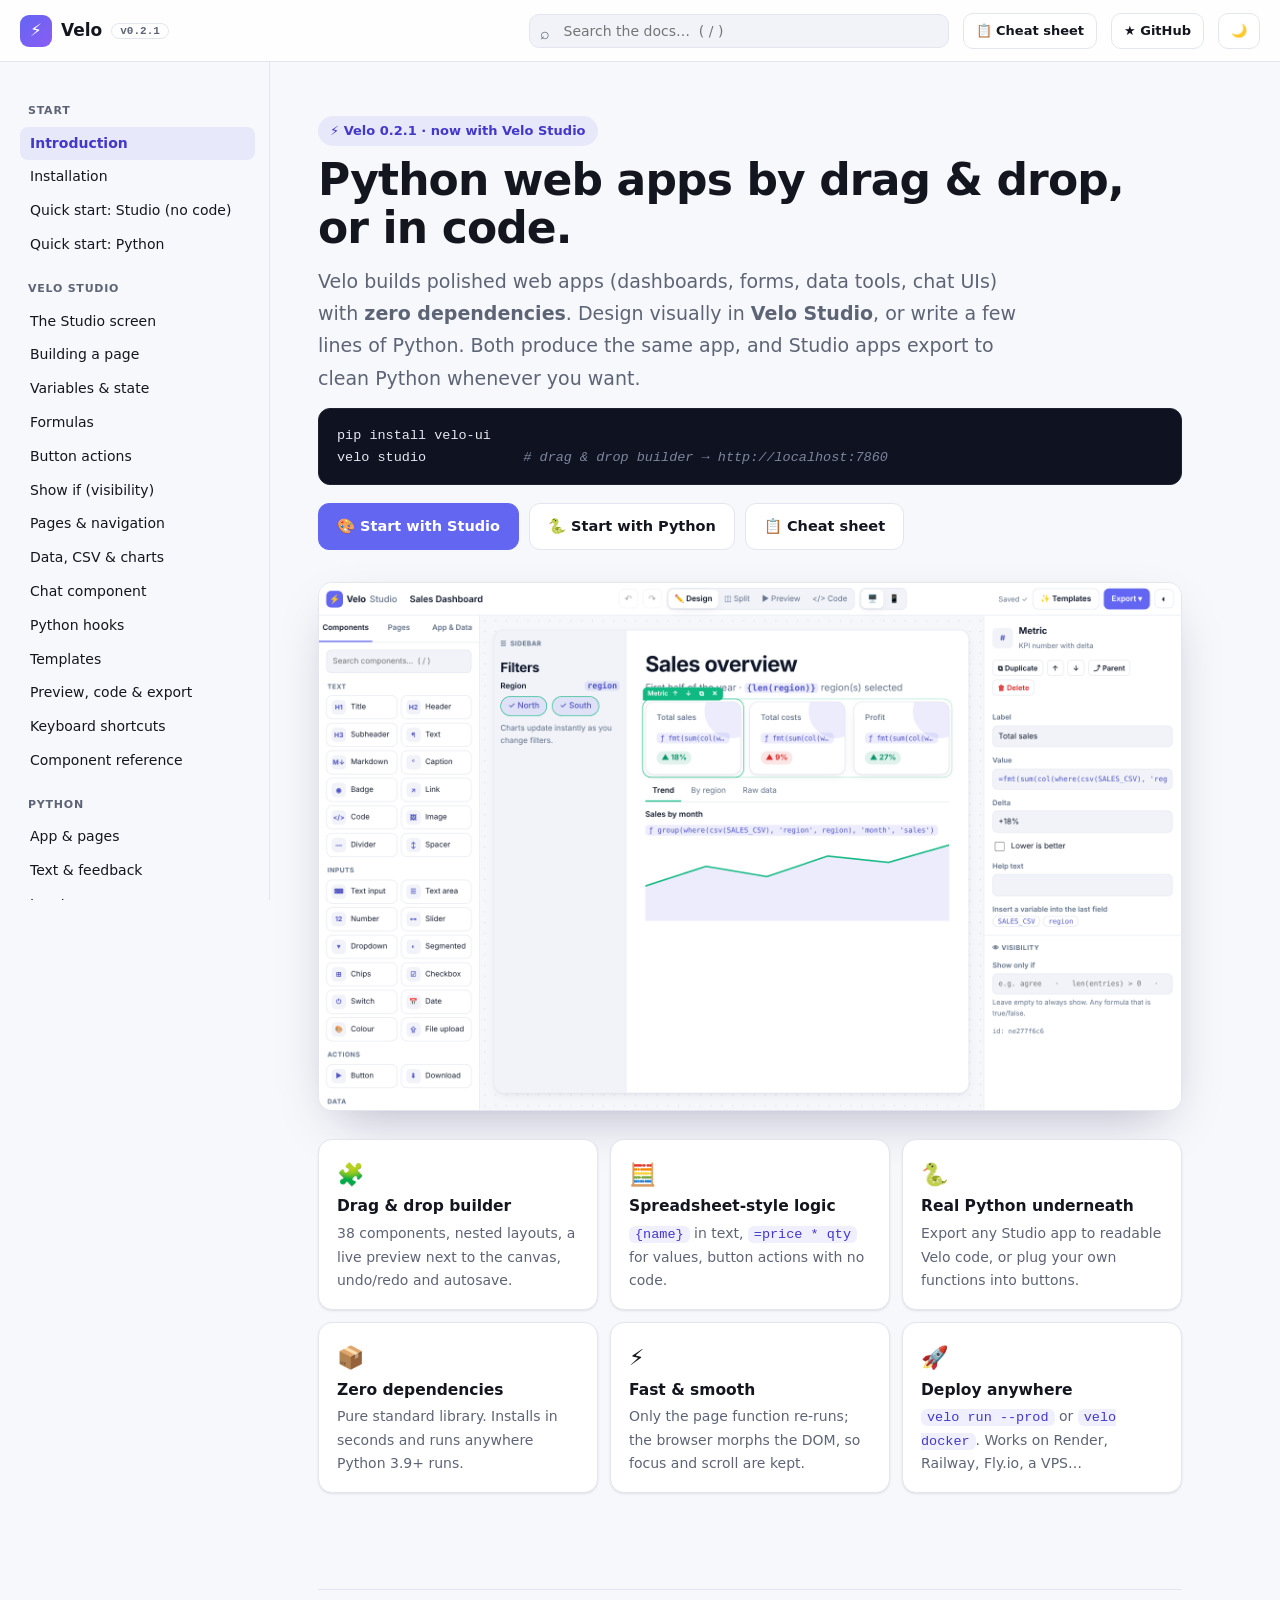
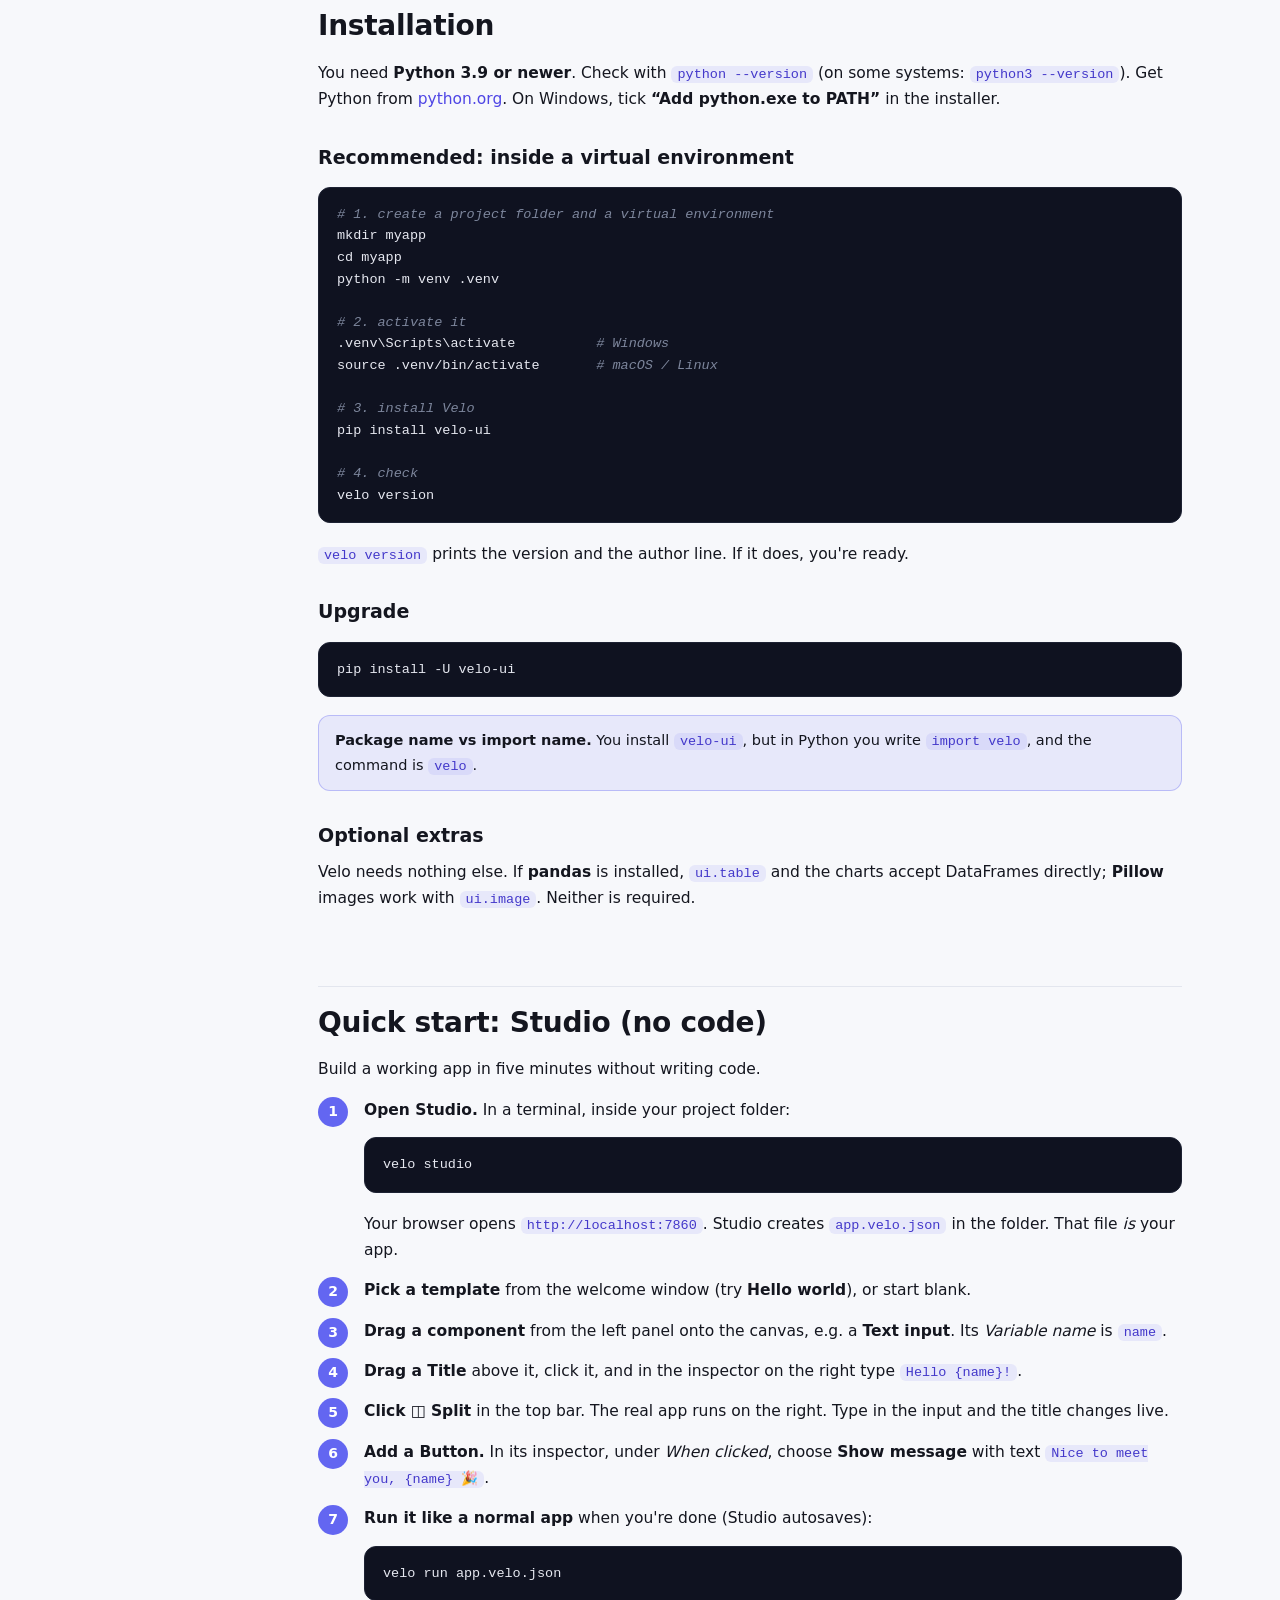
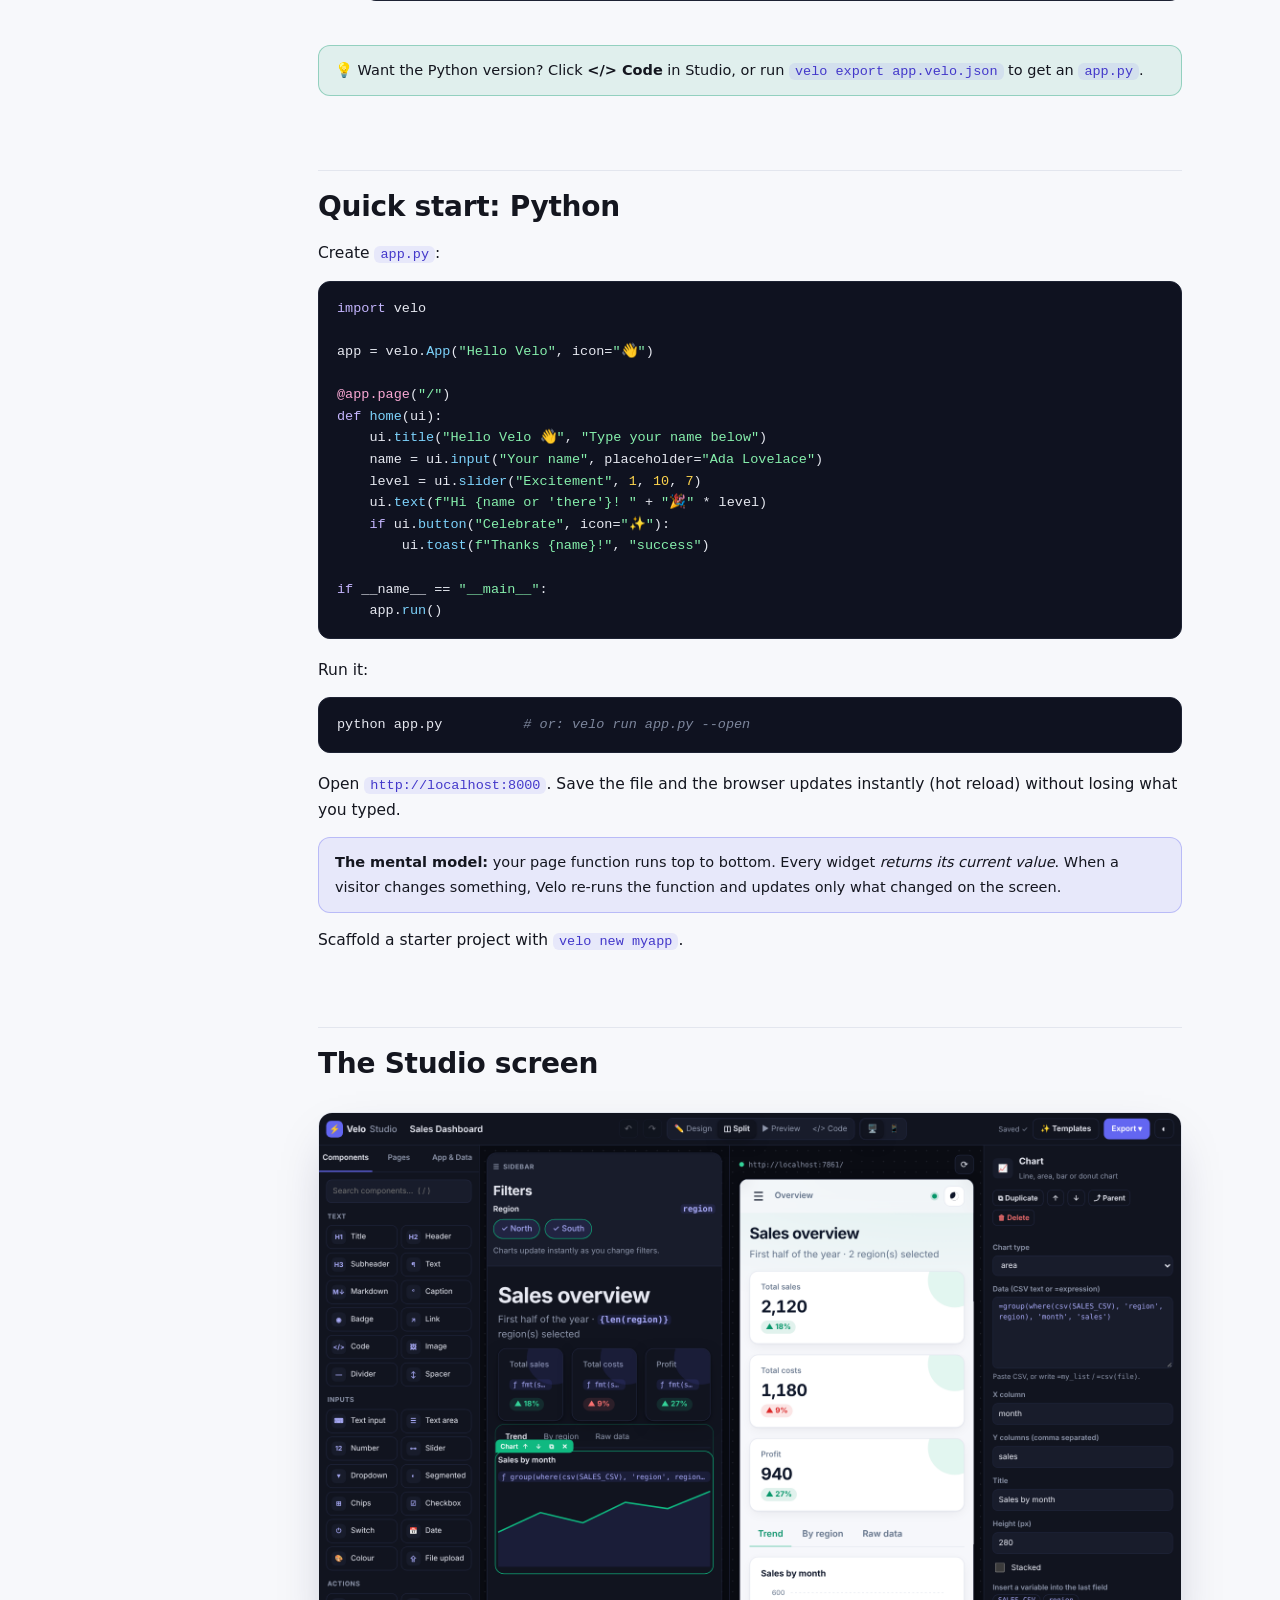
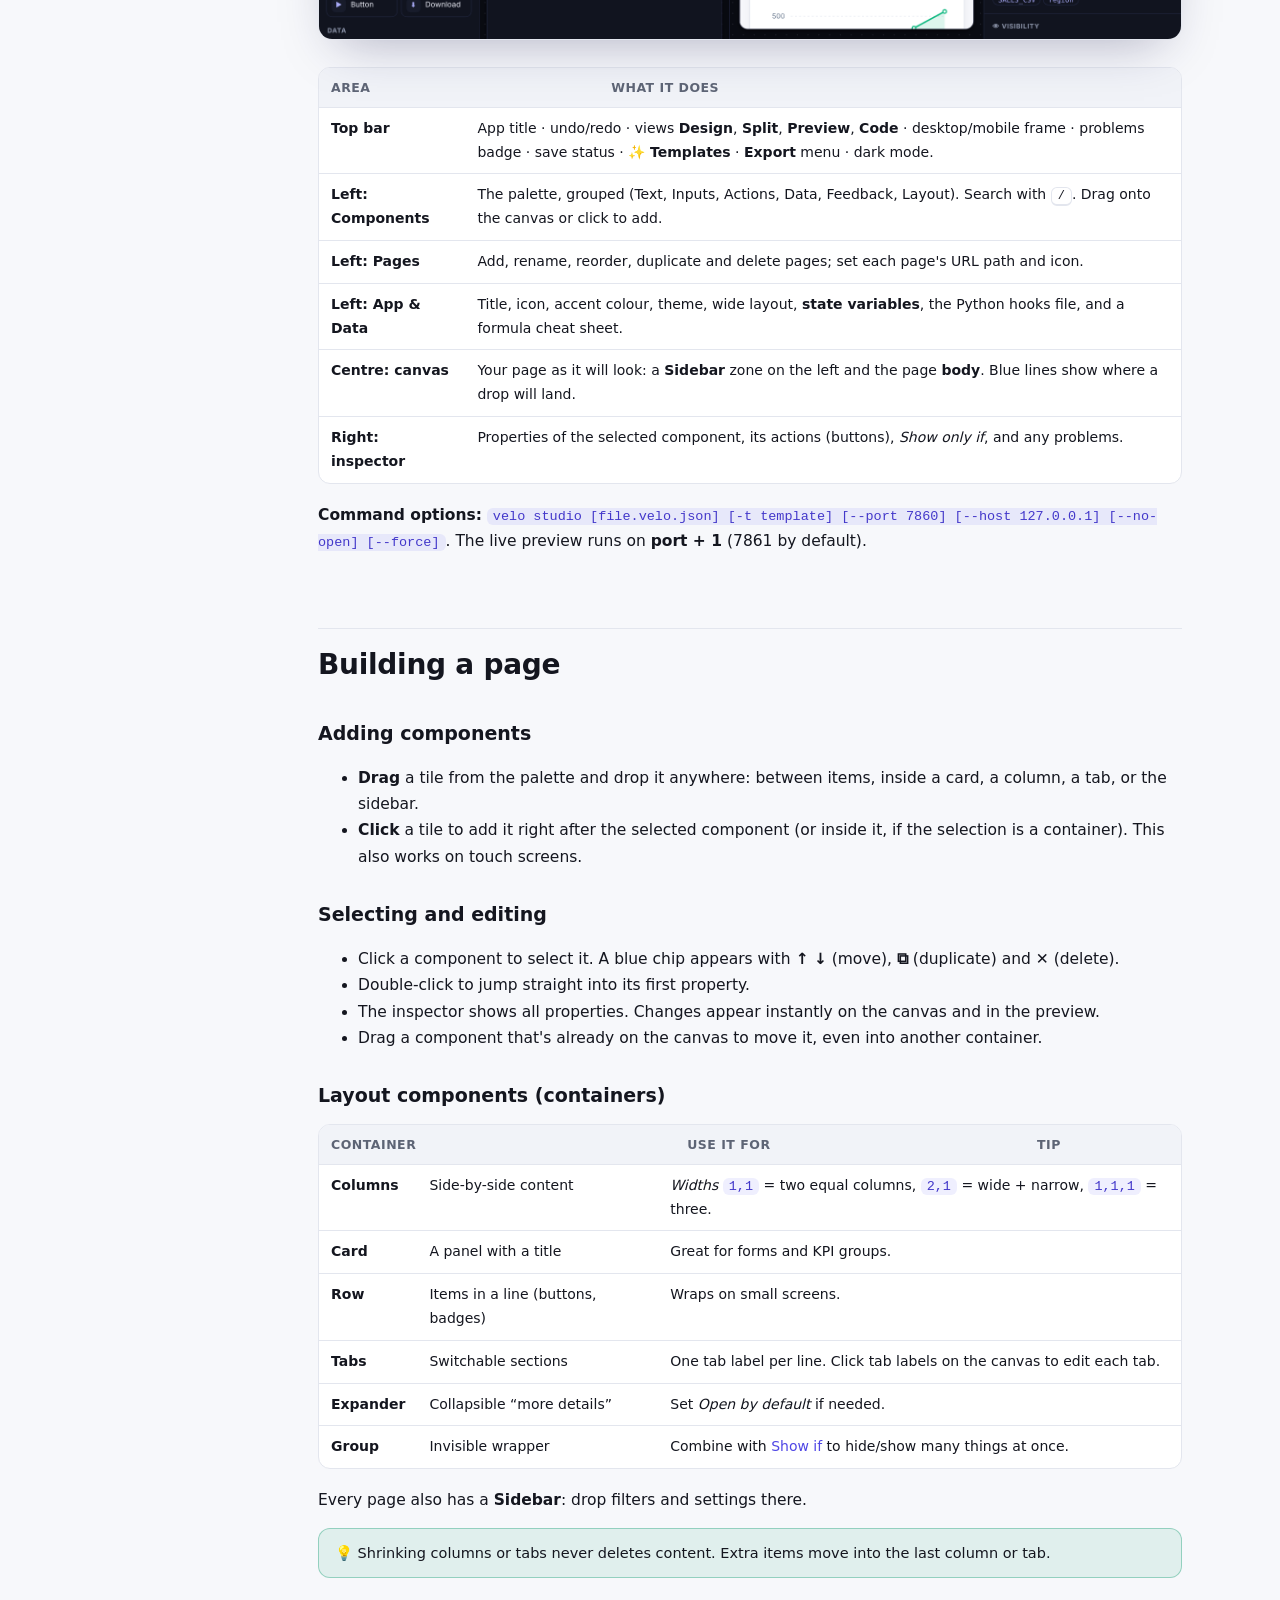
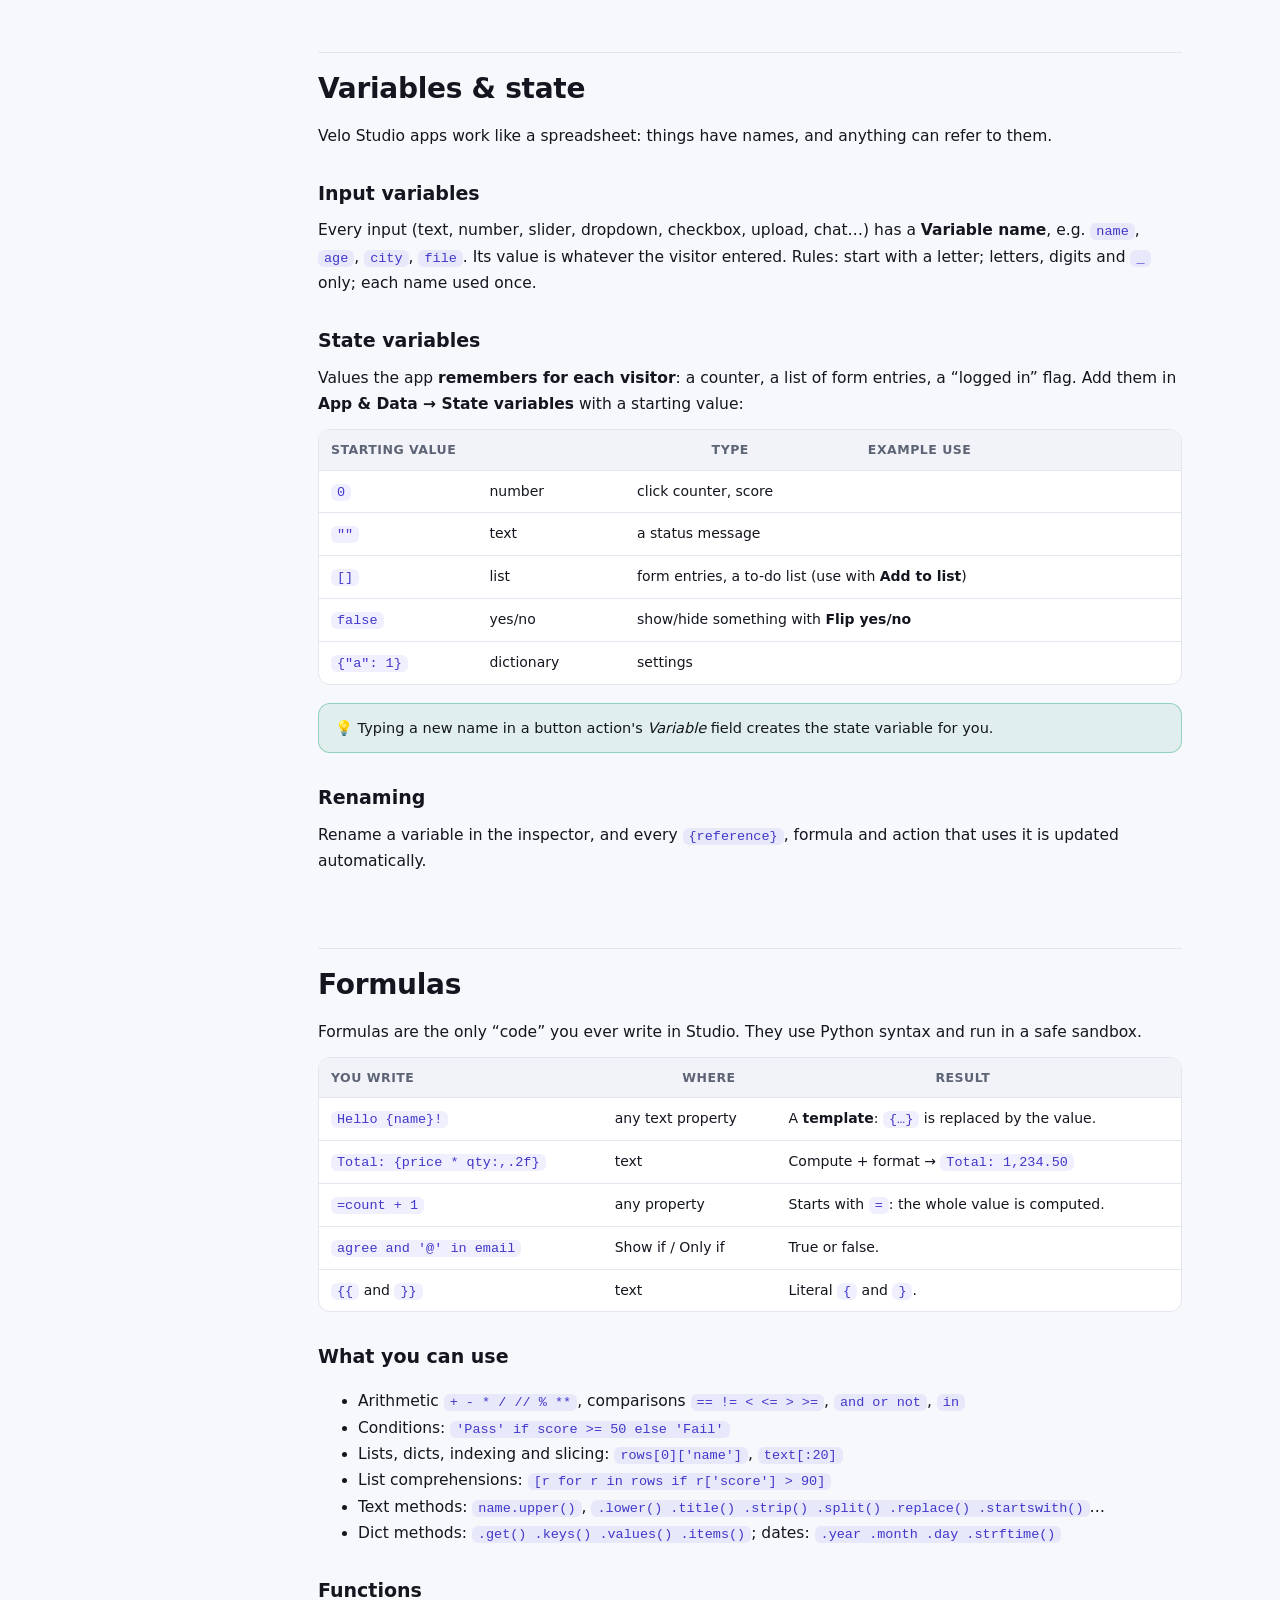
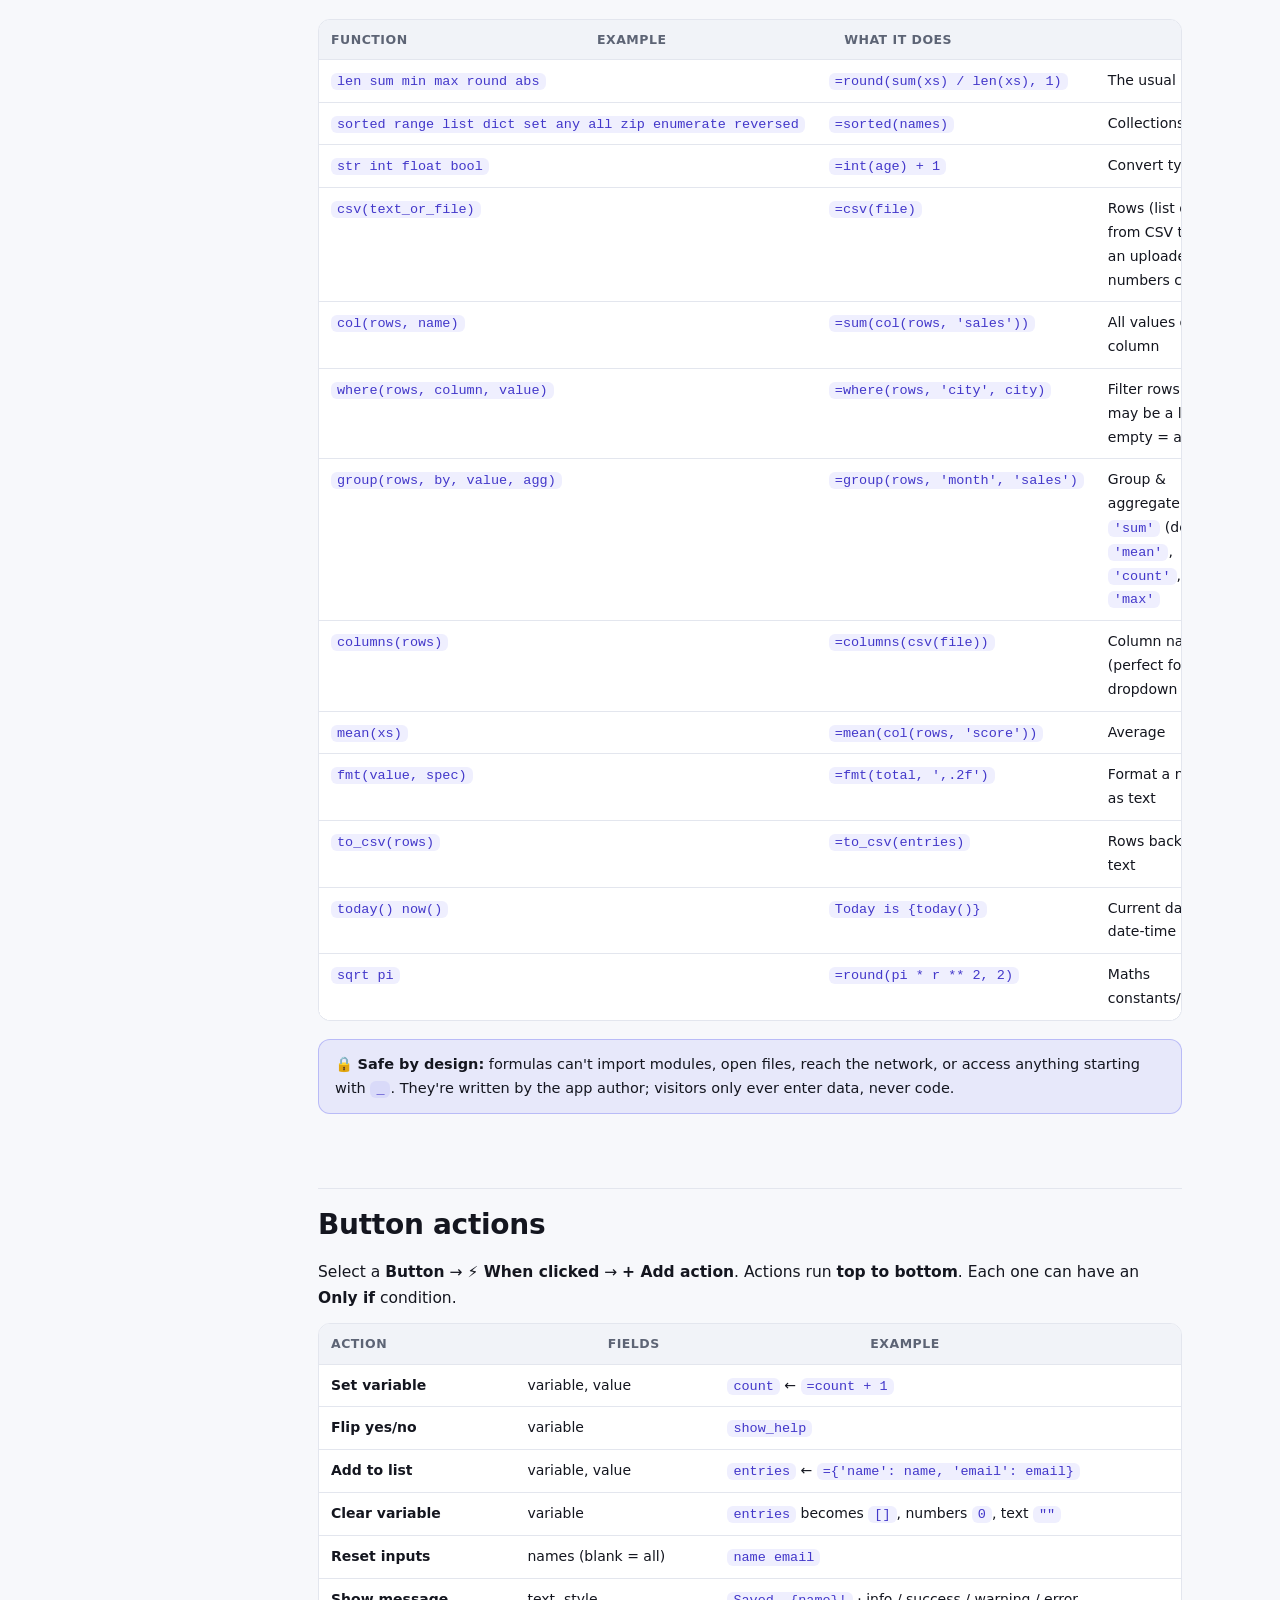
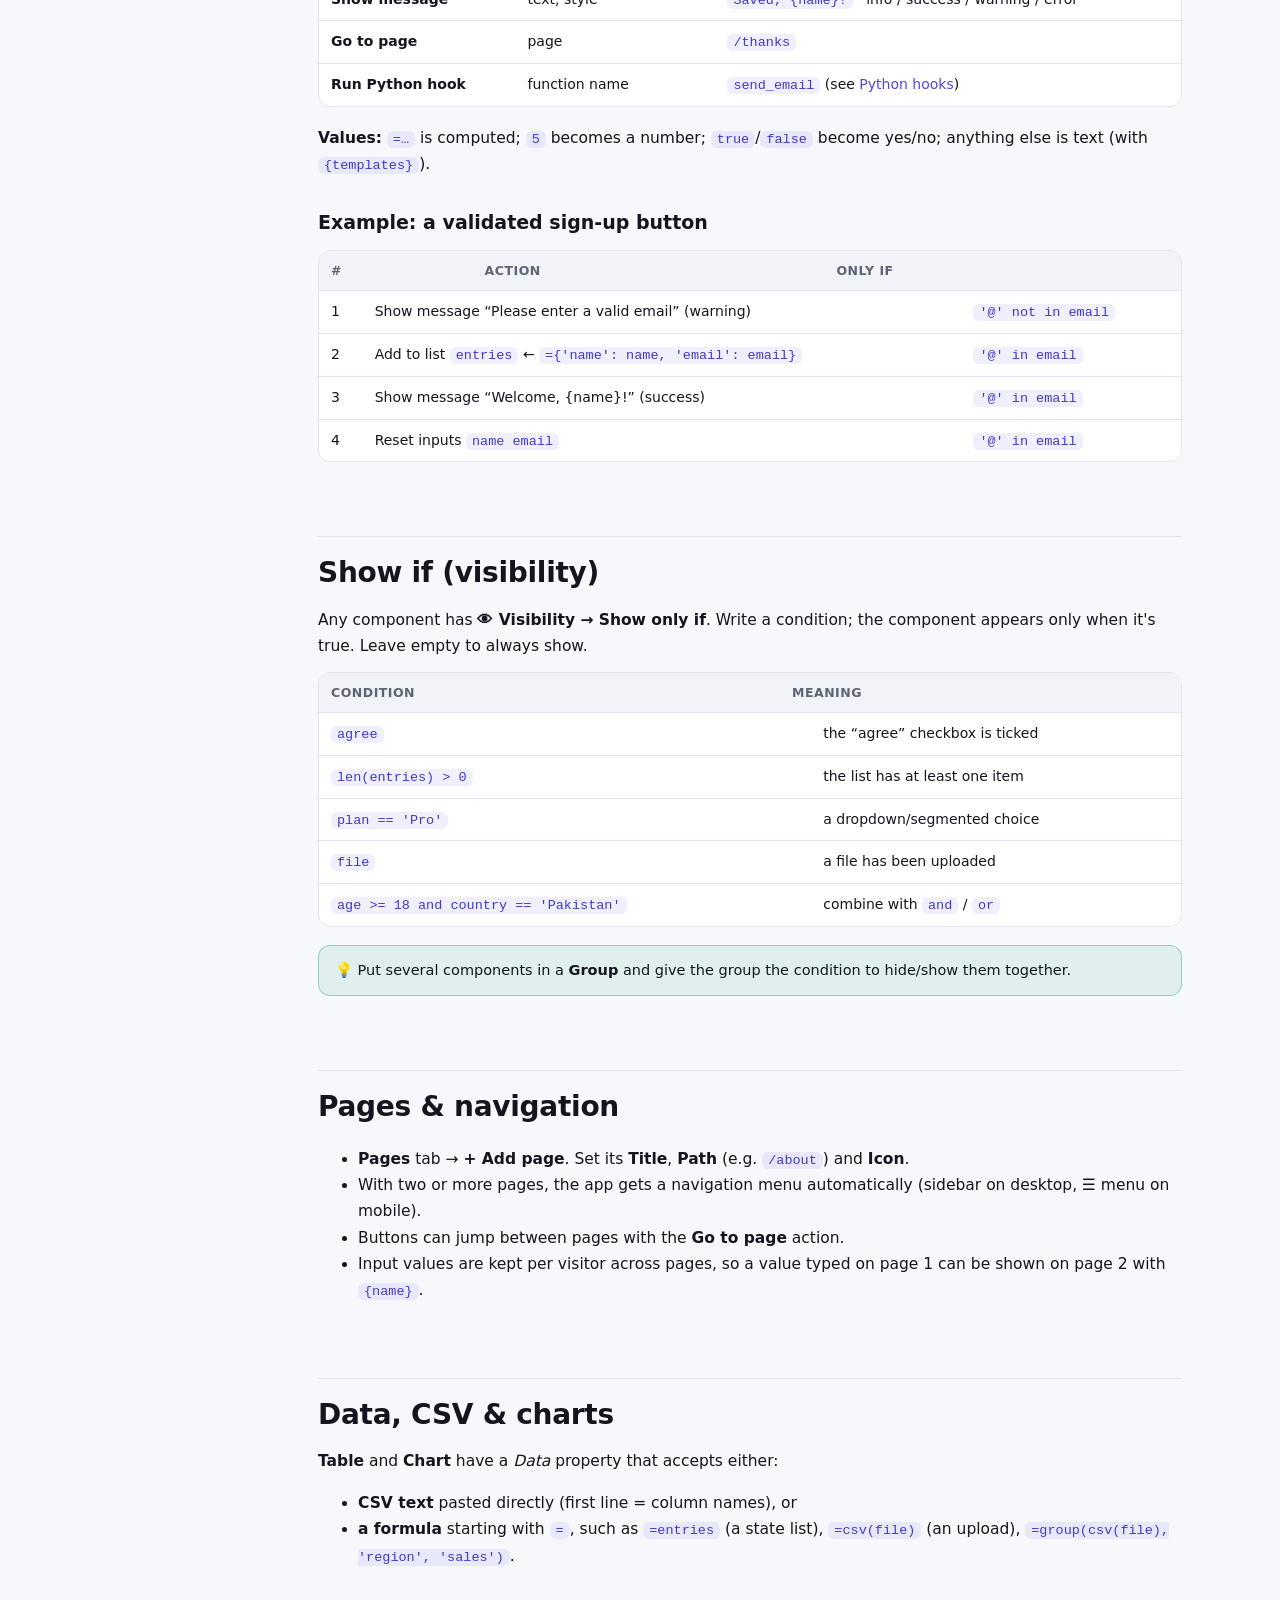
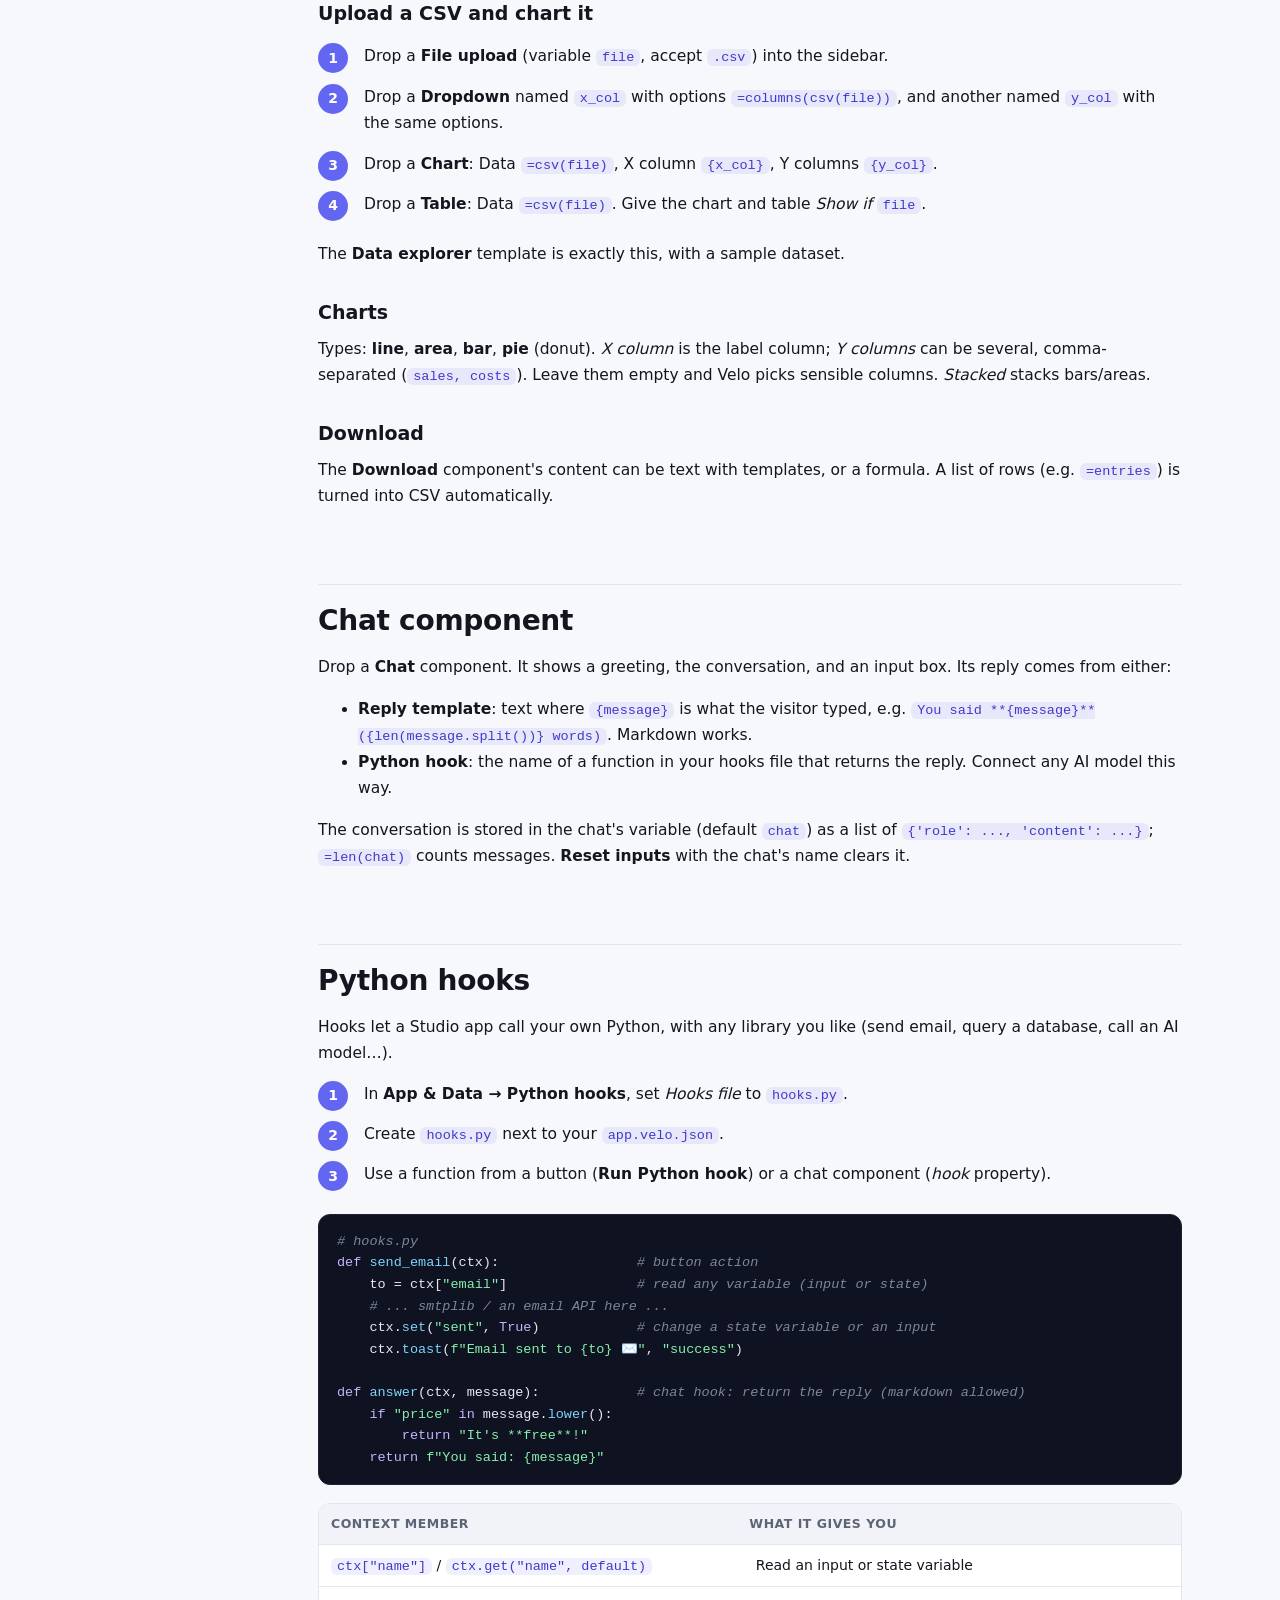
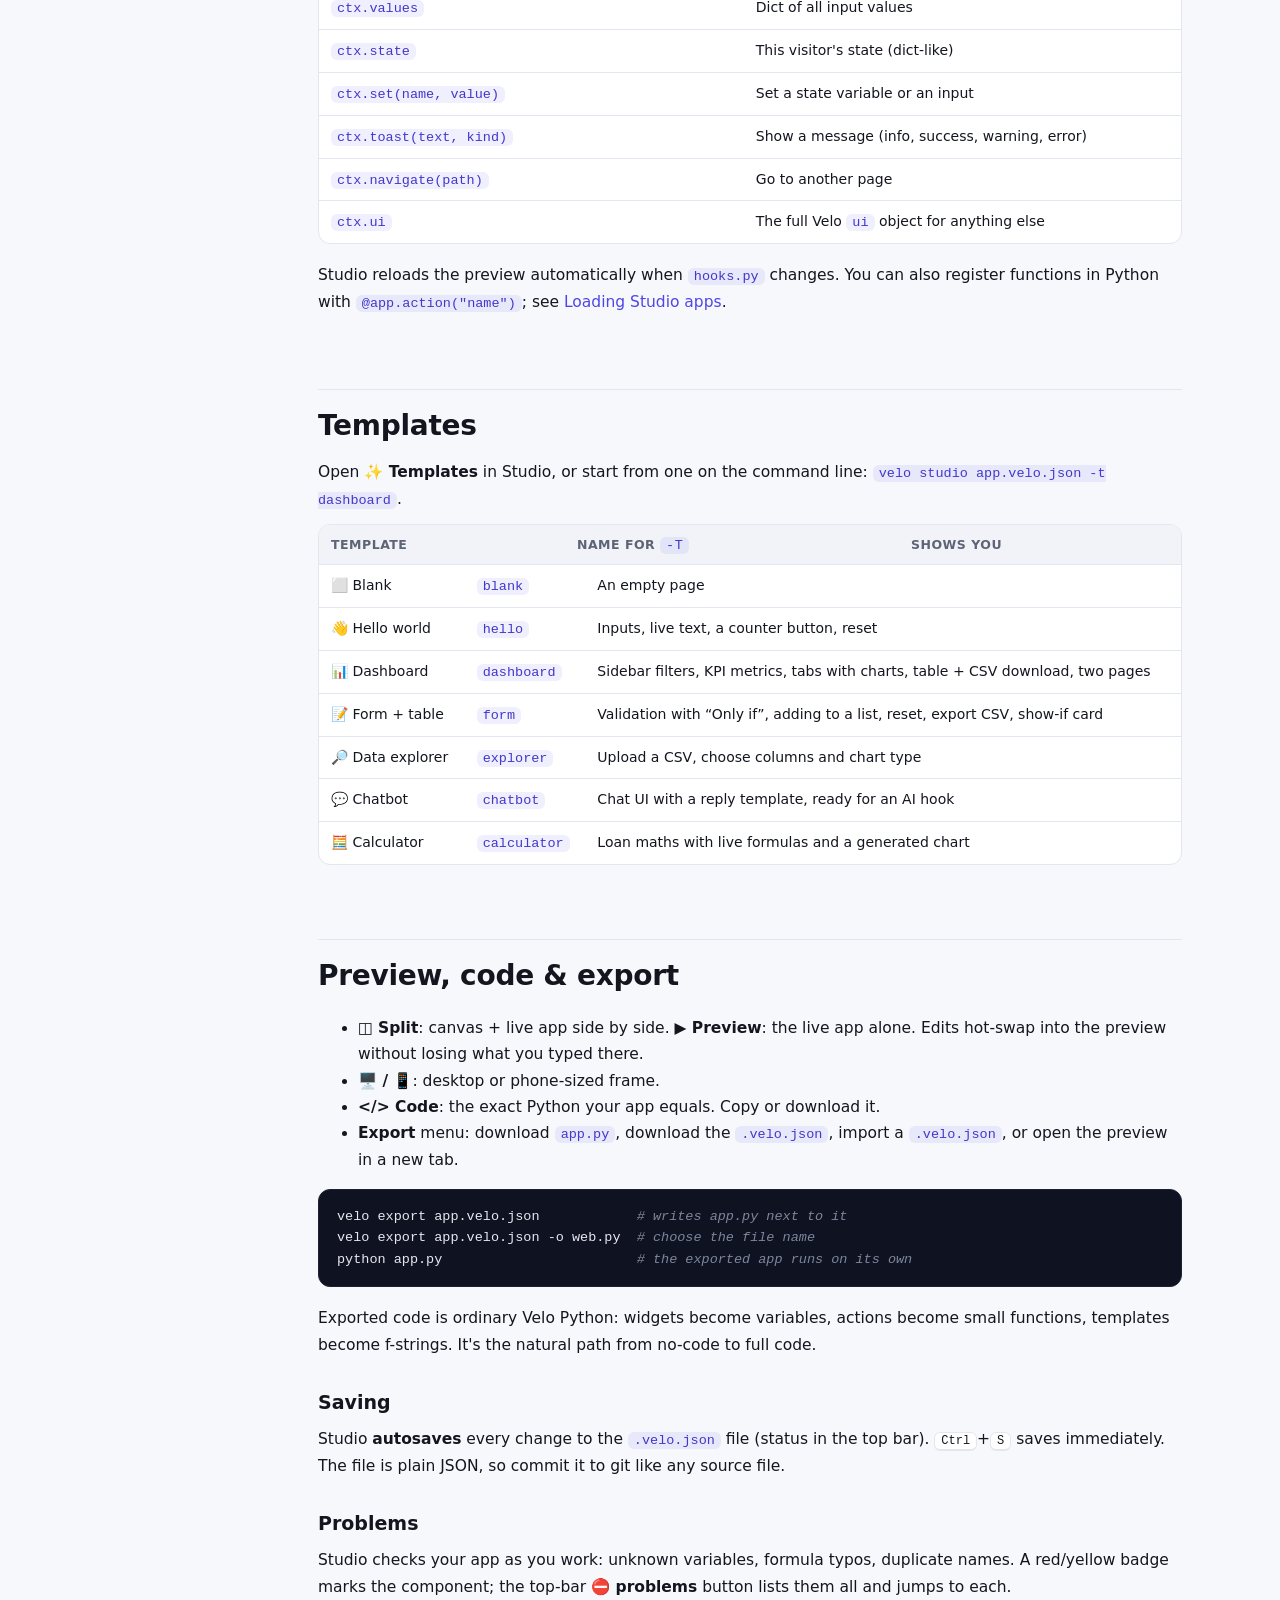
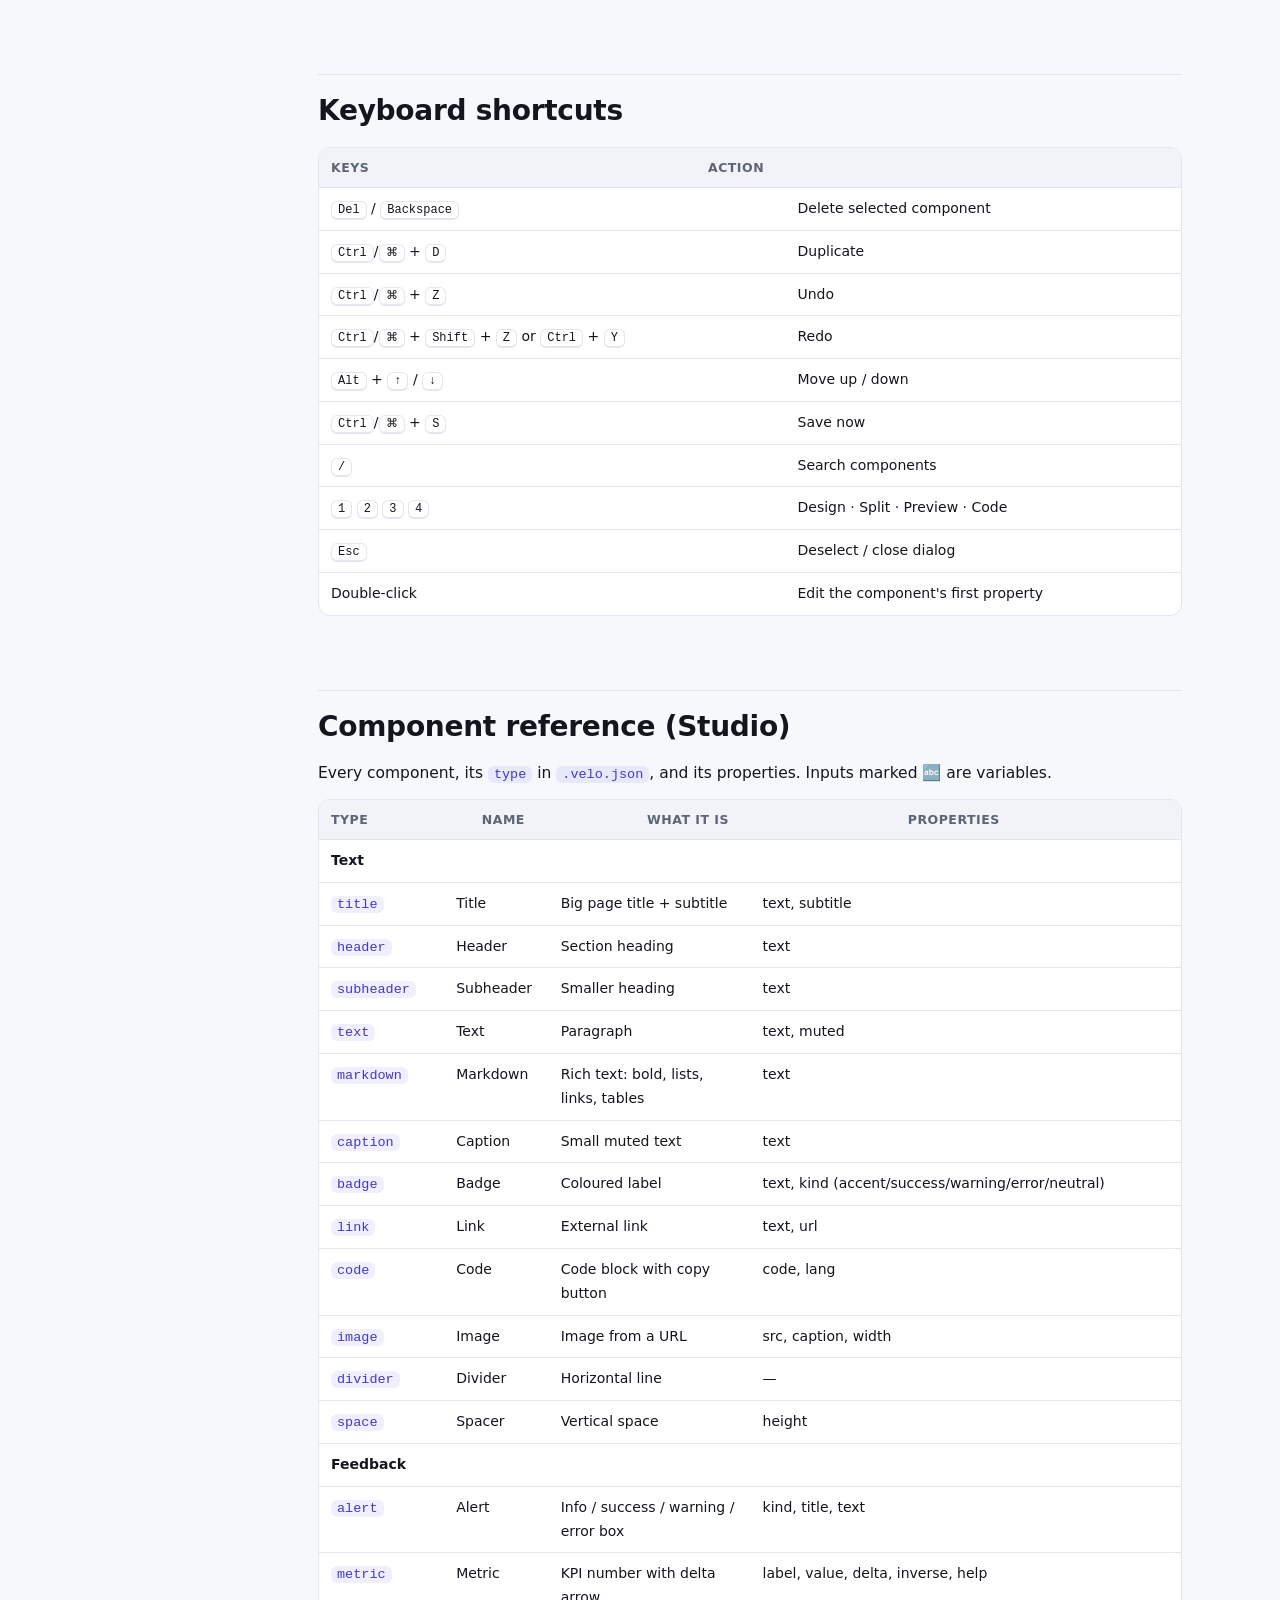
<file: docs/index.html>
<!doctype html>
<!-- Velo documentation · by Muhammad Rafay Shaikh (Pakistan) · https://github.com/rafay183/velo -->
<html lang="en" data-theme="light">
<head>
<meta charset="utf-8">
<meta name="viewport" content="width=device-width,initial-scale=1">
<title>Velo — Python web apps by drag &amp; drop or code · Documentation</title>
<meta name="description" content="Velo: build beautiful Python web apps by drag & drop (Velo Studio) or in code. Zero dependencies. Complete guide, API reference and cheat sheets.">
<meta name="author" content="Muhammad Rafay Shaikh">
<meta name="generator" content="Velo docs — Muhammad Rafay Shaikh, Pakistan">
<meta property="og:title" content="Velo — Python web apps by drag & drop or code">
<meta property="og:description" content="pip install velo-ui · velo studio. Zero dependencies. Built by Muhammad Rafay Shaikh, Pakistan.">
<meta property="og:image" content="https://raw.githubusercontent.com/rafay183/velo/main/docs/studio.png">
<meta property="og:type" content="website">
<link rel="icon" href="data:image/svg+xml,%3Csvg xmlns='http://www.w3.org/2000/svg' viewBox='0 0 100 100'%3E%3Ctext y='.9em' font-size='90'%3E⚡%3C/text%3E%3C/svg%3E">
<script>(function(){var t;try{t=localStorage.getItem('velo-docs:theme')}catch(e){}t=t||(matchMedia('(prefers-color-scheme: dark)').matches?'dark':'light');document.documentElement.dataset.theme=t})()</script>
<style>
:root{--bg:#f7f8fb;--panel:#fff;--panel2:#f1f3f8;--text:#14161f;--muted:#5d6475;--border:#e3e6ee;--accent:#6366f1;--accent2:#4f46e5;
  --soft:rgba(99,102,241,.1);--ink:#4338ca;--good:#059669;--warn:#d97706;--bad:#dc2626;--code:#0f1220;--codetext:#e6e8f0;
  --mono:ui-monospace,SFMono-Regular,"JetBrains Mono",Menlo,Consolas,monospace;--font:Inter,ui-sans-serif,system-ui,-apple-system,"Segoe UI",Roboto,sans-serif;
  --r:14px;--shadow:0 1px 2px rgba(16,24,40,.05),0 1px 3px rgba(16,24,40,.06)}
[data-theme=dark]{--bg:#0b0d14;--panel:#12151f;--panel2:#181c28;--text:#e8eaf2;--muted:#959cb0;--border:#252a3a;--soft:rgba(129,140,248,.14);--ink:#a5b4fc;--code:#0a0c13}
*{box-sizing:border-box}
html{scroll-behavior:smooth;scroll-padding-top:76px}
body{margin:0;background:var(--bg);color:var(--text);font:15.5px/1.7 var(--font);-webkit-font-smoothing:antialiased}
a{color:var(--accent2);text-decoration:none}[data-theme=dark] a{color:#a5b4fc}
a:hover{text-decoration:underline}
code{font:13.5px var(--mono);background:var(--soft);color:var(--ink);padding:1px 6px;border-radius:6px}
pre{position:relative;background:var(--code);color:var(--codetext);border-radius:12px;padding:16px 18px;overflow:auto;font:13.5px/1.6 var(--mono);margin:14px 0 18px;border:1px solid #1d2233}
pre code{background:none;color:inherit;padding:0;font:inherit}
pre .c{color:#7d869c;font-style:italic}pre .s{color:#86efac}pre .k{color:#c4b5fd}pre .n{color:#fcd34d}pre .d{color:#f9a8d4}pre .f{color:#7dd3fc}
.copy{position:absolute;top:8px;right:8px;border:1px solid #2b3145;background:#171b29;color:#c7cbe0;border-radius:7px;font:12px var(--font);padding:3px 9px;cursor:pointer;opacity:.0;transition:.15s}
pre:hover .copy{opacity:1}
/* layout */
.top{position:sticky;top:0;z-index:20;display:flex;align-items:center;gap:14px;height:62px;padding:0 20px;background:color-mix(in srgb,var(--panel) 86%,transparent);
  backdrop-filter:blur(10px);border-bottom:1px solid var(--border)}
.brand{display:flex;align-items:center;gap:9px;font-weight:700;font-size:17px;color:var(--text)}
.brand:hover{text-decoration:none}
.logo{display:grid;place-items:center;width:32px;height:32px;border-radius:9px;background:linear-gradient(135deg,#6366f1,#8b5cf6);color:#fff;font-size:17px}
.ver{font:600 11px var(--mono);color:var(--muted);border:1px solid var(--border);border-radius:999px;padding:1px 8px}
.search{flex:1;max-width:420px;margin-left:auto;position:relative}
.search input{width:100%;border:1px solid var(--border);background:var(--panel2);color:var(--text);border-radius:10px;padding:8px 12px 8px 34px;font:14px var(--font);outline:none}
.search input:focus{border-color:var(--accent)}
.search span{position:absolute;left:11px;top:7px;color:var(--muted)}
.tbtn{border:1px solid var(--border);background:var(--panel);color:var(--text);border-radius:10px;height:36px;padding:0 12px;cursor:pointer;font:600 13px var(--font);display:inline-flex;align-items:center;gap:6px}
.tbtn:hover{background:var(--panel2);text-decoration:none}
.burger{display:none}
.wrap{display:grid;grid-template-columns:270px minmax(0,1fr);max-width:1320px;margin:0 auto}
nav.side{position:sticky;top:62px;height:calc(100vh - 62px);overflow:auto;padding:22px 14px 40px 20px;border-right:1px solid var(--border)}
nav.side h4{font-size:11px;letter-spacing:.07em;text-transform:uppercase;color:var(--muted);margin:18px 0 6px 8px}
nav.side a{display:block;padding:5px 10px;border-radius:8px;color:var(--text);font-size:14px}
nav.side a:hover{background:var(--panel2);text-decoration:none}
nav.side a.on{background:var(--soft);color:var(--ink);font-weight:600}
nav.side a.hide{display:none}
main{padding:28px 48px 80px;min-width:0;max-width:960px}
section{padding-top:8px;margin-bottom:22px}
section.hidden{display:none}
h1{font-size:44px;line-height:1.1;letter-spacing:-.02em;margin:10px 0 12px}
h2{font-size:28px;letter-spacing:-.01em;margin:44px 0 10px;padding-top:12px;border-top:1px solid var(--border)}
section:first-of-type h2{border-top:0}
h3{font-size:19px;margin:28px 0 6px}
h4{font-size:16px;margin:20px 0 4px}
p{margin:8px 0 12px}
.lead{font-size:19px;color:var(--muted);max-width:720px}
.hero{padding:26px 0 8px}
.pill{display:inline-flex;gap:8px;align-items:center;background:var(--soft);color:var(--ink);border-radius:999px;padding:4px 12px;font-size:13px;font-weight:600}
.cta{display:flex;gap:10px;flex-wrap:wrap;margin:18px 0}
.btn{display:inline-flex;align-items:center;gap:8px;border-radius:11px;padding:10px 18px;font-weight:600;font-size:14.5px;border:1px solid var(--border);background:var(--panel);color:var(--text)}
.btn.pri{background:var(--accent);border-color:var(--accent);color:#fff}
.btn:hover{text-decoration:none;filter:brightness(1.05)}
.shot{width:100%;border-radius:14px;border:1px solid var(--border);box-shadow:0 20px 50px -20px rgba(30,30,80,.35);margin:14px 0 6px;background:var(--panel2)}
.grid{display:grid;grid-template-columns:repeat(auto-fit,minmax(230px,1fr));gap:12px;margin:14px 0}
.card{background:var(--panel);border:1px solid var(--border);border-radius:var(--r);padding:16px 18px;box-shadow:var(--shadow)}
.card b{display:block;margin-bottom:2px}
.card p{margin:0;color:var(--muted);font-size:14px}
.card .ic{font-size:22px}
table{width:100%;border-collapse:collapse;margin:12px 0 18px;font-size:14px;background:var(--panel);border:1px solid var(--border);border-radius:12px;overflow:hidden;display:block;overflow-x:auto}
table thead,table tbody{display:table;width:100%;border-collapse:collapse}
th{text-align:left;background:var(--panel2);font-weight:600;color:var(--muted);font-size:12.5px;text-transform:uppercase;letter-spacing:.04em}
th,td{padding:9px 12px;border-bottom:1px solid var(--border);vertical-align:top}
tr:last-child td{border-bottom:0}
td code{white-space:nowrap}
.note,.tip,.warn{border-radius:12px;padding:12px 16px;margin:14px 0;border:1px solid;font-size:14.5px}
.note{background:var(--soft);border-color:color-mix(in srgb,var(--accent) 35%,transparent)}
.tip{background:color-mix(in srgb,var(--good) 9%,transparent);border-color:color-mix(in srgb,var(--good) 35%,transparent)}
.warn{background:color-mix(in srgb,var(--warn) 10%,transparent);border-color:color-mix(in srgb,var(--warn) 40%,transparent)}
.steps{counter-reset:s;list-style:none;padding:0;margin:12px 0}
.steps>li{counter-increment:s;position:relative;padding:2px 0 12px 46px}
.steps>li::before{content:counter(s);position:absolute;left:0;top:2px;width:30px;height:30px;border-radius:50%;background:var(--accent);color:#fff;font-weight:700;display:grid;place-items:center;font-size:14px}
kbd{font:12px var(--mono);border:1px solid var(--border);border-bottom-width:2px;border-radius:6px;padding:1px 6px;background:var(--panel)}
.cheat{display:grid;grid-template-columns:repeat(auto-fit,minmax(300px,1fr));gap:14px}
.cheat .card h4{margin:0 0 8px;font-size:14px;text-transform:uppercase;letter-spacing:.05em;color:var(--ink)}
.cheat pre{margin:0;font-size:12.5px;padding:12px 14px}
.cheat dl{margin:0;font-size:13.5px}.cheat dt{font:12.5px var(--mono);color:var(--ink);margin-top:7px}.cheat dd{margin:0;color:var(--muted)}
.author{display:flex;gap:18px;align-items:center;flex-wrap:wrap}
.avatar{width:76px;height:76px;border-radius:50%;background:linear-gradient(135deg,#01411c,#0b6b31);display:grid;place-items:center;color:#fff;font-size:30px;font-weight:700;flex:none}
footer{border-top:1px solid var(--border);padding:26px 20px;text-align:center;color:var(--muted);font-size:14px}
mark{background:#fde68a;color:#111;border-radius:3px}
.nores{display:none;padding:40px 0;color:var(--muted)}
@media (max-width:980px){
  .wrap{grid-template-columns:1fr}
  nav.side{position:fixed;left:0;top:62px;width:290px;background:var(--panel);z-index:30;transform:translateX(-105%);transition:.2s;box-shadow:0 10px 40px rgba(0,0,0,.2)}
  nav.side.open{transform:none}
  .burger{display:inline-flex}
  main{padding:20px 18px 60px}
  h1{font-size:34px}
  .search{max-width:none}
  .hide-sm{display:none}
}
@media print{.top,nav.side,.copy,footer .np{display:none}.wrap{display:block}main{max-width:none;padding:0}pre{white-space:pre-wrap}section.hidden{display:block}}
</style>
</head>
<body>
<header class="top">
  <button class="tbtn burger" id="burger" aria-label="Menu">☰</button>
  <a class="brand" href="#home"><span class="logo">⚡</span>Velo <span class="ver">v0.2.1</span></a>
  <div class="search"><span>⌕</span><input id="q" placeholder="Search the docs…  ( / )" autocomplete="off"></div>
  <a class="tbtn hide-sm" href="#cheatsheet">📋 Cheat sheet</a>
  <a class="tbtn hide-sm" href="https://github.com/rafay183/velo" target="_blank" rel="noopener">★ GitHub</a>
  <button class="tbtn" id="theme" title="Toggle dark mode">🌙</button>
</header>

<div class="wrap">
<nav class="side" id="side">
  <h4>Start</h4>
  <a href="#home">Introduction</a>
  <a href="#install">Installation</a>
  <a href="#quick-studio">Quick start: Studio (no code)</a>
  <a href="#quick-python">Quick start: Python</a>
  <h4>Velo Studio</h4>
  <a href="#studio-screen">The Studio screen</a>
  <a href="#studio-build">Building a page</a>
  <a href="#studio-variables">Variables &amp; state</a>
  <a href="#formulas">Formulas</a>
  <a href="#actions">Button actions</a>
  <a href="#showif">Show if (visibility)</a>
  <a href="#studio-pages">Pages &amp; navigation</a>
  <a href="#studio-data">Data, CSV &amp; charts</a>
  <a href="#studio-chat">Chat component</a>
  <a href="#hooks">Python hooks</a>
  <a href="#templates">Templates</a>
  <a href="#preview-export">Preview, code &amp; export</a>
  <a href="#shortcuts">Keyboard shortcuts</a>
  <a href="#components">Component reference</a>
  <h4>Python</h4>
  <a href="#py-app">App &amp; pages</a>
  <a href="#py-text">Text &amp; feedback</a>
  <a href="#py-inputs">Inputs</a>
  <a href="#py-buttons">Buttons &amp; downloads</a>
  <a href="#py-layout">Layout</a>
  <a href="#py-data">Tables &amp; charts</a>
  <a href="#py-state">State, keys &amp; callbacks</a>
  <a href="#py-chat">Chat apps</a>
  <a href="#py-speed">Caching, live updates</a>
  <a href="#py-studio">Loading Studio apps</a>
  <h4>Guides</h4>
  <a href="#recipes">Recipes</a>
  <a href="#cli">CLI reference</a>
  <a href="#deploy">Deploy</a>
  <a href="#format">The .velo.json format</a>
  <a href="#how">How Velo works</a>
  <a href="#cheatsheet">Cheat sheets</a>
  <a href="#faq">Troubleshooting &amp; FAQ</a>
  <a href="#contributing">Contributing</a>
  <a href="#author">About the author</a>
</nav>

<main id="main">
<p class="nores" id="nores">No section matches your search.</p>

<!-- ============================================================ HOME -->
<section id="home" class="hero">
  <span class="pill">⚡ Velo 0.2.1 · now with Velo Studio</span>
  <h1>Python web apps by drag &amp; drop, or in code.</h1>
  <p class="lead">Velo builds polished web apps (dashboards, forms, data tools, chat UIs) with <b>zero dependencies</b>. Design visually in <b>Velo Studio</b>, or write a few lines of Python. Both produce the same app, and Studio apps export to clean Python whenever you want.</p>
  <pre><code>pip install velo-ui
velo studio            # drag &amp; drop builder → http://localhost:7860</code></pre>
  <div class="cta">
    <a class="btn pri" href="#quick-studio">🎨 Start with Studio</a>
    <a class="btn" href="#quick-python">🐍 Start with Python</a>
    <a class="btn" href="#cheatsheet">📋 Cheat sheet</a>
  </div>
  <img class="shot" src="studio.png" onerror="this.onerror=null;this.src='https://raw.githubusercontent.com/rafay183/velo/main/docs/studio.png'" alt="Velo Studio: component palette, canvas and inspector" loading="lazy">
  <div class="grid">
    <div class="card"><span class="ic">🧩</span><b>Drag &amp; drop builder</b><p>38 components, nested layouts, a live preview next to the canvas, undo/redo and autosave.</p></div>
    <div class="card"><span class="ic">🧮</span><b>Spreadsheet-style logic</b><p><code>{name}</code> in text, <code>=price * qty</code> for values, button actions with no code.</p></div>
    <div class="card"><span class="ic">🐍</span><b>Real Python underneath</b><p>Export any Studio app to readable Velo code, or plug your own functions into buttons.</p></div>
    <div class="card"><span class="ic">📦</span><b>Zero dependencies</b><p>Pure standard library. Installs in seconds and runs anywhere Python 3.9+ runs.</p></div>
    <div class="card"><span class="ic">⚡</span><b>Fast &amp; smooth</b><p>Only the page function re-runs; the browser morphs the DOM, so focus and scroll are kept.</p></div>
    <div class="card"><span class="ic">🚀</span><b>Deploy anywhere</b><p><code>velo run --prod</code> or <code>velo docker</code>. Works on Render, Railway, Fly.io, a VPS…</p></div>
  </div>
</section>

<!-- ============================================================ INSTALL -->
<section id="install">
<h2>Installation</h2>
<p>You need <b>Python 3.9 or newer</b>. Check with <code>python --version</code> (on some systems: <code>python3 --version</code>). Get Python from <a href="https://www.python.org/downloads/" target="_blank" rel="noopener">python.org</a>. On Windows, tick <b>“Add python.exe to PATH”</b> in the installer.</p>
<h3>Recommended: inside a virtual environment</h3>
<pre><code># 1. create a project folder and a virtual environment
mkdir myapp
cd myapp
python -m venv .venv

# 2. activate it
.venv\Scripts\activate          # Windows
source .venv/bin/activate       # macOS / Linux

# 3. install Velo
pip install velo-ui

# 4. check
velo version</code></pre>
<p><code>velo version</code> prints the version and the author line. If it does, you're ready.</p>
<h3>Upgrade</h3>
<pre><code>pip install -U velo-ui</code></pre>
<div class="note"><b>Package name vs import name.</b> You install <code>velo-ui</code>, but in Python you write <code>import velo</code>, and the command is <code>velo</code>.</div>
<h3>Optional extras</h3>
<p>Velo needs nothing else. If <b>pandas</b> is installed, <code>ui.table</code> and the charts accept DataFrames directly; <b>Pillow</b> images work with <code>ui.image</code>. Neither is required.</p>
</section>

<!-- ============================================================ QUICK STUDIO -->
<section id="quick-studio">
<h2>Quick start: Studio (no code)</h2>
<p>Build a working app in five minutes without writing code.</p>
<ol class="steps">
  <li><b>Open Studio.</b> In a terminal, inside your project folder:
    <pre><code>velo studio</code></pre>
    Your browser opens <code>http://localhost:7860</code>. Studio creates <code>app.velo.json</code> in the folder. That file <i>is</i> your app.</li>
  <li><b>Pick a template</b> from the welcome window (try <b>Hello world</b>), or start blank.</li>
  <li><b>Drag a component</b> from the left panel onto the canvas, e.g. a <b>Text input</b>. Its <i>Variable name</i> is <code>name</code>.</li>
  <li><b>Drag a Title</b> above it, click it, and in the inspector on the right type <code>Hello {name}!</code>.</li>
  <li><b>Click ◫ Split</b> in the top bar. The real app runs on the right. Type in the input and the title changes live.</li>
  <li><b>Add a Button.</b> In its inspector, under <i>When clicked</i>, choose <b>Show message</b> with text <code>Nice to meet you, {name} 🎉</code>.</li>
  <li><b>Run it like a normal app</b> when you're done (Studio autosaves):
    <pre><code>velo run app.velo.json</code></pre></li>
</ol>
<div class="tip">💡 Want the Python version? Click <b>&lt;/&gt; Code</b> in Studio, or run <code>velo export app.velo.json</code> to get an <code>app.py</code>.</div>
</section>

<!-- ============================================================ QUICK PYTHON -->
<section id="quick-python">
<h2>Quick start: Python</h2>
<p>Create <code>app.py</code>:</p>
<pre><code>import velo

app = velo.App("Hello Velo", icon="👋")

@app.page("/")
def home(ui):
    ui.title("Hello Velo 👋", "Type your name below")
    name = ui.input("Your name", placeholder="Ada Lovelace")
    level = ui.slider("Excitement", 1, 10, 7)
    ui.text(f"Hi {name or 'there'}! " + "🎉" * level)
    if ui.button("Celebrate", icon="✨"):
        ui.toast(f"Thanks {name}!", "success")

if __name__ == "__main__":
    app.run()</code></pre>
<p>Run it:</p>
<pre><code>python app.py          # or: velo run app.py --open</code></pre>
<p>Open <code>http://localhost:8000</code>. Save the file and the browser updates instantly (hot reload) without losing what you typed.</p>
<div class="note"><b>The mental model:</b> your page function runs top to bottom. Every widget <i>returns its current value</i>. When a visitor changes something, Velo re-runs the function and updates only what changed on the screen.</div>
<p>Scaffold a starter project with <code>velo new myapp</code>.</p>
</section>

<!-- ============================================================ STUDIO SCREEN -->
<section id="studio-screen">
<h2>The Studio screen</h2>
<img class="shot" src="studio-split.png" onerror="this.onerror=null;this.src='https://raw.githubusercontent.com/rafay183/velo/main/docs/studio-split.png'" alt="Velo Studio split view with live preview" loading="lazy">
<table>
<thead><tr><th>Area</th><th>What it does</th></tr></thead>
<tbody>
<tr><td><b>Top bar</b></td><td>App title · undo/redo · views <b>Design</b>, <b>Split</b>, <b>Preview</b>, <b>Code</b> · desktop/mobile frame · problems badge · save status · <b>✨ Templates</b> · <b>Export</b> menu · dark mode.</td></tr>
<tr><td><b>Left: Components</b></td><td>The palette, grouped (Text, Inputs, Actions, Data, Feedback, Layout). Search with <kbd>/</kbd>. Drag onto the canvas or click to add.</td></tr>
<tr><td><b>Left: Pages</b></td><td>Add, rename, reorder, duplicate and delete pages; set each page's URL path and icon.</td></tr>
<tr><td><b>Left: App &amp; Data</b></td><td>Title, icon, accent colour, theme, wide layout, <b>state variables</b>, the Python hooks file, and a formula cheat sheet.</td></tr>
<tr><td><b>Centre: canvas</b></td><td>Your page as it will look: a <b>Sidebar</b> zone on the left and the page <b>body</b>. Blue lines show where a drop will land.</td></tr>
<tr><td><b>Right: inspector</b></td><td>Properties of the selected component, its actions (buttons), <i>Show only if</i>, and any problems.</td></tr>
</tbody></table>
<p><b>Command options:</b> <code>velo studio [file.velo.json] [-t template] [--port 7860] [--host 127.0.0.1] [--no-open] [--force]</code>. The live preview runs on <b>port + 1</b> (7861 by default).</p>
</section>

<!-- ============================================================ BUILD -->
<section id="studio-build">
<h2>Building a page</h2>
<h3>Adding components</h3>
<ul>
<li><b>Drag</b> a tile from the palette and drop it anywhere: between items, inside a card, a column, a tab, or the sidebar.</li>
<li><b>Click</b> a tile to add it right after the selected component (or inside it, if the selection is a container). This also works on touch screens.</li>
</ul>
<h3>Selecting and editing</h3>
<ul>
<li>Click a component to select it. A blue chip appears with <b>↑ ↓</b> (move), <b>⧉</b> (duplicate) and <b>✕</b> (delete).</li>
<li>Double-click to jump straight into its first property.</li>
<li>The inspector shows all properties. Changes appear instantly on the canvas and in the preview.</li>
<li>Drag a component that's already on the canvas to move it, even into another container.</li>
</ul>
<h3>Layout components (containers)</h3>
<table>
<thead><tr><th>Container</th><th>Use it for</th><th>Tip</th></tr></thead>
<tbody>
<tr><td><b>Columns</b></td><td>Side-by-side content</td><td><i>Widths</i> <code>1,1</code> = two equal columns, <code>2,1</code> = wide + narrow, <code>1,1,1</code> = three.</td></tr>
<tr><td><b>Card</b></td><td>A panel with a title</td><td>Great for forms and KPI groups.</td></tr>
<tr><td><b>Row</b></td><td>Items in a line (buttons, badges)</td><td>Wraps on small screens.</td></tr>
<tr><td><b>Tabs</b></td><td>Switchable sections</td><td>One tab label per line. Click tab labels on the canvas to edit each tab.</td></tr>
<tr><td><b>Expander</b></td><td>Collapsible “more details”</td><td>Set <i>Open by default</i> if needed.</td></tr>
<tr><td><b>Group</b></td><td>Invisible wrapper</td><td>Combine with <a href="#showif">Show if</a> to hide/show many things at once.</td></tr>
</tbody></table>
<p>Every page also has a <b>Sidebar</b>: drop filters and settings there.</p>
<div class="tip">💡 Shrinking columns or tabs never deletes content. Extra items move into the last column or tab.</div>
</section>

<!-- ============================================================ VARIABLES -->
<section id="studio-variables">
<h2>Variables &amp; state</h2>
<p>Velo Studio apps work like a spreadsheet: things have names, and anything can refer to them.</p>
<h3>Input variables</h3>
<p>Every input (text, number, slider, dropdown, checkbox, upload, chat…) has a <b>Variable name</b>, e.g. <code>name</code>, <code>age</code>, <code>city</code>, <code>file</code>. Its value is whatever the visitor entered. Rules: start with a letter; letters, digits and <code>_</code> only; each name used once.</p>
<h3>State variables</h3>
<p>Values the app <b>remembers for each visitor</b>: a counter, a list of form entries, a “logged in” flag. Add them in <b>App &amp; Data → State variables</b> with a starting value:</p>
<table>
<thead><tr><th>Starting value</th><th>Type</th><th>Example use</th></tr></thead>
<tbody>
<tr><td><code>0</code></td><td>number</td><td>click counter, score</td></tr>
<tr><td><code>""</code></td><td>text</td><td>a status message</td></tr>
<tr><td><code>[]</code></td><td>list</td><td>form entries, a to-do list (use with <b>Add to list</b>)</td></tr>
<tr><td><code>false</code></td><td>yes/no</td><td>show/hide something with <b>Flip yes/no</b></td></tr>
<tr><td><code>{"a": 1}</code></td><td>dictionary</td><td>settings</td></tr>
</tbody></table>
<div class="tip">💡 Typing a new name in a button action's <i>Variable</i> field creates the state variable for you.</div>
<h3>Renaming</h3>
<p>Rename a variable in the inspector, and every <code>{reference}</code>, formula and action that uses it is updated automatically.</p>
</section>

<!-- ============================================================ FORMULAS -->
<section id="formulas">
<h2>Formulas</h2>
<p>Formulas are the only “code” you ever write in Studio. They use Python syntax and run in a safe sandbox.</p>
<table>
<thead><tr><th>You write</th><th>Where</th><th>Result</th></tr></thead>
<tbody>
<tr><td><code>Hello {name}!</code></td><td>any text property</td><td>A <b>template</b>: <code>{…}</code> is replaced by the value.</td></tr>
<tr><td><code>Total: {price * qty:,.2f}</code></td><td>text</td><td>Compute + format → <code>Total: 1,234.50</code></td></tr>
<tr><td><code>=count + 1</code></td><td>any property</td><td>Starts with <code>=</code>: the whole value is computed.</td></tr>
<tr><td><code>agree and '@' in email</code></td><td>Show if / Only if</td><td>True or false.</td></tr>
<tr><td><code>{{</code> and <code>}}</code></td><td>text</td><td>Literal <code>{</code> and <code>}</code>.</td></tr>
</tbody></table>
<h3>What you can use</h3>
<ul>
<li>Arithmetic <code>+ - * / // % **</code>, comparisons <code>== != &lt; &lt;= &gt; &gt;=</code>, <code>and or not</code>, <code>in</code></li>
<li>Conditions: <code>'Pass' if score &gt;= 50 else 'Fail'</code></li>
<li>Lists, dicts, indexing and slicing: <code>rows[0]['name']</code>, <code>text[:20]</code></li>
<li>List comprehensions: <code>[r for r in rows if r['score'] &gt; 90]</code></li>
<li>Text methods: <code>name.upper()</code>, <code>.lower() .title() .strip() .split() .replace() .startswith()</code>…</li>
<li>Dict methods: <code>.get() .keys() .values() .items()</code>; dates: <code>.year .month .day .strftime()</code></li>
</ul>
<h3>Functions</h3>
<table>
<thead><tr><th>Function</th><th>Example</th><th>What it does</th></tr></thead>
<tbody>
<tr><td><code>len sum min max round abs</code></td><td><code>=round(sum(xs) / len(xs), 1)</code></td><td>The usual maths</td></tr>
<tr><td><code>sorted range list dict set any all zip enumerate reversed</code></td><td><code>=sorted(names)</code></td><td>Collections</td></tr>
<tr><td><code>str int float bool</code></td><td><code>=int(age) + 1</code></td><td>Convert types</td></tr>
<tr><td><code>csv(text_or_file)</code></td><td><code>=csv(file)</code></td><td>Rows (list of dicts) from CSV text or an uploaded file; numbers converted</td></tr>
<tr><td><code>col(rows, name)</code></td><td><code>=sum(col(rows, 'sales'))</code></td><td>All values of one column</td></tr>
<tr><td><code>where(rows, column, value)</code></td><td><code>=where(rows, 'city', city)</code></td><td>Filter rows. <code>value</code> may be a list; empty = all rows</td></tr>
<tr><td><code>group(rows, by, value, agg)</code></td><td><code>=group(rows, 'month', 'sales')</code></td><td>Group &amp; aggregate. <code>agg</code>: <code>'sum'</code> (default), <code>'mean'</code>, <code>'count'</code>, <code>'min'</code>, <code>'max'</code></td></tr>
<tr><td><code>columns(rows)</code></td><td><code>=columns(csv(file))</code></td><td>Column names (perfect for dropdown options)</td></tr>
<tr><td><code>mean(xs)</code></td><td><code>=mean(col(rows, 'score'))</code></td><td>Average</td></tr>
<tr><td><code>fmt(value, spec)</code></td><td><code>=fmt(total, ',.2f')</code></td><td>Format a number as text</td></tr>
<tr><td><code>to_csv(rows)</code></td><td><code>=to_csv(entries)</code></td><td>Rows back to CSV text</td></tr>
<tr><td><code>today() now()</code></td><td><code>Today is {today()}</code></td><td>Current date / date-time</td></tr>
<tr><td><code>sqrt pi</code></td><td><code>=round(pi * r ** 2, 2)</code></td><td>Maths constants/functions</td></tr>
</tbody></table>
<div class="note">🔒 <b>Safe by design:</b> formulas can't import modules, open files, reach the network, or access anything starting with <code>_</code>. They're written by the app author; visitors only ever enter data, never code.</div>
</section>

<!-- ============================================================ ACTIONS -->
<section id="actions">
<h2>Button actions</h2>
<p>Select a <b>Button</b> → <b>⚡ When clicked</b> → <b>+ Add action</b>. Actions run <b>top to bottom</b>. Each one can have an <b>Only if</b> condition.</p>
<table>
<thead><tr><th>Action</th><th>Fields</th><th>Example</th></tr></thead>
<tbody>
<tr><td><b>Set variable</b></td><td>variable, value</td><td><code>count</code> ← <code>=count + 1</code></td></tr>
<tr><td><b>Flip yes/no</b></td><td>variable</td><td><code>show_help</code></td></tr>
<tr><td><b>Add to list</b></td><td>variable, value</td><td><code>entries</code> ← <code>={'name': name, 'email': email}</code></td></tr>
<tr><td><b>Clear variable</b></td><td>variable</td><td><code>entries</code> becomes <code>[]</code>, numbers <code>0</code>, text <code>""</code></td></tr>
<tr><td><b>Reset inputs</b></td><td>names (blank = all)</td><td><code>name email</code></td></tr>
<tr><td><b>Show message</b></td><td>text, style</td><td><code>Saved, {name}!</code> · info / success / warning / error</td></tr>
<tr><td><b>Go to page</b></td><td>page</td><td><code>/thanks</code></td></tr>
<tr><td><b>Run Python hook</b></td><td>function name</td><td><code>send_email</code> (see <a href="#hooks">Python hooks</a>)</td></tr>
</tbody></table>
<p><b>Values:</b> <code>=…</code> is computed; <code>5</code> becomes a number; <code>true</code>/<code>false</code> become yes/no; anything else is text (with <code>{templates}</code>).</p>
<h3>Example: a validated sign-up button</h3>
<table>
<thead><tr><th>#</th><th>Action</th><th>Only if</th></tr></thead>
<tbody>
<tr><td>1</td><td>Show message “Please enter a valid email” (warning)</td><td><code>'@' not in email</code></td></tr>
<tr><td>2</td><td>Add to list <code>entries</code> ← <code>={'name': name, 'email': email}</code></td><td><code>'@' in email</code></td></tr>
<tr><td>3</td><td>Show message “Welcome, {name}!” (success)</td><td><code>'@' in email</code></td></tr>
<tr><td>4</td><td>Reset inputs <code>name email</code></td><td><code>'@' in email</code></td></tr>
</tbody></table>
</section>

<!-- ============================================================ SHOW IF -->
<section id="showif">
<h2>Show if (visibility)</h2>
<p>Any component has <b>👁 Visibility → Show only if</b>. Write a condition; the component appears only when it's true. Leave empty to always show.</p>
<table>
<thead><tr><th>Condition</th><th>Meaning</th></tr></thead>
<tbody>
<tr><td><code>agree</code></td><td>the “agree” checkbox is ticked</td></tr>
<tr><td><code>len(entries) &gt; 0</code></td><td>the list has at least one item</td></tr>
<tr><td><code>plan == 'Pro'</code></td><td>a dropdown/segmented choice</td></tr>
<tr><td><code>file</code></td><td>a file has been uploaded</td></tr>
<tr><td><code>age &gt;= 18 and country == 'Pakistan'</code></td><td>combine with <code>and</code> / <code>or</code></td></tr>
</tbody></table>
<div class="tip">💡 Put several components in a <b>Group</b> and give the group the condition to hide/show them together.</div>
</section>

<!-- ============================================================ PAGES -->
<section id="studio-pages">
<h2>Pages &amp; navigation</h2>
<ul>
<li><b>Pages</b> tab → <b>+ Add page</b>. Set its <b>Title</b>, <b>Path</b> (e.g. <code>/about</code>) and <b>Icon</b>.</li>
<li>With two or more pages, the app gets a navigation menu automatically (sidebar on desktop, ☰ menu on mobile).</li>
<li>Buttons can jump between pages with the <b>Go to page</b> action.</li>
<li>Input values are kept per visitor across pages, so a value typed on page 1 can be shown on page 2 with <code>{name}</code>.</li>
</ul>
</section>

<!-- ============================================================ DATA -->
<section id="studio-data">
<h2>Data, CSV &amp; charts</h2>
<p><b>Table</b> and <b>Chart</b> have a <i>Data</i> property that accepts either:</p>
<ul>
<li><b>CSV text</b> pasted directly (first line = column names), or</li>
<li><b>a formula</b> starting with <code>=</code>, such as <code>=entries</code> (a state list), <code>=csv(file)</code> (an upload), <code>=group(csv(file), 'region', 'sales')</code>.</li>
</ul>
<h3>Upload a CSV and chart it</h3>
<ol class="steps">
<li>Drop a <b>File upload</b> (variable <code>file</code>, accept <code>.csv</code>) into the sidebar.</li>
<li>Drop a <b>Dropdown</b> named <code>x_col</code> with options <code>=columns(csv(file))</code>, and another named <code>y_col</code> with the same options.</li>
<li>Drop a <b>Chart</b>: Data <code>=csv(file)</code>, X column <code>{x_col}</code>, Y columns <code>{y_col}</code>.</li>
<li>Drop a <b>Table</b>: Data <code>=csv(file)</code>. Give the chart and table <i>Show if</i> <code>file</code>.</li>
</ol>
<p>The <b>Data explorer</b> template is exactly this, with a sample dataset.</p>
<h3>Charts</h3>
<p>Types: <b>line</b>, <b>area</b>, <b>bar</b>, <b>pie</b> (donut). <i>X column</i> is the label column; <i>Y columns</i> can be several, comma-separated (<code>sales, costs</code>). Leave them empty and Velo picks sensible columns. <i>Stacked</i> stacks bars/areas.</p>
<h3>Download</h3>
<p>The <b>Download</b> component's content can be text with templates, or a formula. A list of rows (e.g. <code>=entries</code>) is turned into CSV automatically.</p>
</section>

<!-- ============================================================ CHAT -->
<section id="studio-chat">
<h2>Chat component</h2>
<p>Drop a <b>Chat</b> component. It shows a greeting, the conversation, and an input box. Its reply comes from either:</p>
<ul>
<li><b>Reply template</b>: text where <code>{message}</code> is what the visitor typed, e.g. <code>You said **{message}** ({len(message.split())} words)</code>. Markdown works.</li>
<li><b>Python hook</b>: the name of a function in your hooks file that returns the reply. Connect any AI model this way.</li>
</ul>
<p>The conversation is stored in the chat's variable (default <code>chat</code>) as a list of <code>{'role': ..., 'content': ...}</code>; <code>=len(chat)</code> counts messages. <b>Reset inputs</b> with the chat's name clears it.</p>
</section>

<!-- ============================================================ HOOKS -->
<section id="hooks">
<h2>Python hooks</h2>
<p>Hooks let a Studio app call your own Python, with any library you like (send email, query a database, call an AI model…).</p>
<ol class="steps">
<li>In <b>App &amp; Data → Python hooks</b>, set <i>Hooks file</i> to <code>hooks.py</code>.</li>
<li>Create <code>hooks.py</code> next to your <code>app.velo.json</code>.</li>
<li>Use a function from a button (<b>Run Python hook</b>) or a chat component (<i>hook</i> property).</li>
</ol>
<pre><code># hooks.py
def send_email(ctx):                 # button action
    to = ctx["email"]                # read any variable (input or state)
    # ... smtplib / an email API here ...
    ctx.set("sent", True)            # change a state variable or an input
    ctx.toast(f"Email sent to {to} ✉️", "success")

def answer(ctx, message):            # chat hook: return the reply (markdown allowed)
    if "price" in message.lower():
        return "It's **free**!"
    return f"You said: {message}"</code></pre>
<table>
<thead><tr><th>Context member</th><th>What it gives you</th></tr></thead>
<tbody>
<tr><td><code>ctx["name"]</code> / <code>ctx.get("name", default)</code></td><td>Read an input or state variable</td></tr>
<tr><td><code>ctx.values</code></td><td>Dict of all input values</td></tr>
<tr><td><code>ctx.state</code></td><td>This visitor's state (dict-like)</td></tr>
<tr><td><code>ctx.set(name, value)</code></td><td>Set a state variable or an input</td></tr>
<tr><td><code>ctx.toast(text, kind)</code></td><td>Show a message (info, success, warning, error)</td></tr>
<tr><td><code>ctx.navigate(path)</code></td><td>Go to another page</td></tr>
<tr><td><code>ctx.ui</code></td><td>The full Velo <code>ui</code> object for anything else</td></tr>
</tbody></table>
<p>Studio reloads the preview automatically when <code>hooks.py</code> changes. You can also register functions in Python with <code>@app.action("name")</code>; see <a href="#py-studio">Loading Studio apps</a>.</p>
</section>

<!-- ============================================================ TEMPLATES -->
<section id="templates">
<h2>Templates</h2>
<p>Open <b>✨ Templates</b> in Studio, or start from one on the command line: <code>velo studio app.velo.json -t dashboard</code>.</p>
<table>
<thead><tr><th>Template</th><th>Name for <code>-t</code></th><th>Shows you</th></tr></thead>
<tbody>
<tr><td>⬜ Blank</td><td><code>blank</code></td><td>An empty page</td></tr>
<tr><td>👋 Hello world</td><td><code>hello</code></td><td>Inputs, live text, a counter button, reset</td></tr>
<tr><td>📊 Dashboard</td><td><code>dashboard</code></td><td>Sidebar filters, KPI metrics, tabs with charts, table + CSV download, two pages</td></tr>
<tr><td>📝 Form + table</td><td><code>form</code></td><td>Validation with “Only if”, adding to a list, reset, export CSV, show-if card</td></tr>
<tr><td>🔎 Data explorer</td><td><code>explorer</code></td><td>Upload a CSV, choose columns and chart type</td></tr>
<tr><td>💬 Chatbot</td><td><code>chatbot</code></td><td>Chat UI with a reply template, ready for an AI hook</td></tr>
<tr><td>🧮 Calculator</td><td><code>calculator</code></td><td>Loan maths with live formulas and a generated chart</td></tr>
</tbody></table>
</section>

<!-- ============================================================ PREVIEW EXPORT -->
<section id="preview-export">
<h2>Preview, code &amp; export</h2>
<ul>
<li><b>◫ Split</b>: canvas + live app side by side. <b>▶ Preview</b>: the live app alone. Edits hot-swap into the preview without losing what you typed there.</li>
<li><b>🖥️ / 📱</b>: desktop or phone-sized frame.</li>
<li><b>&lt;/&gt; Code</b>: the exact Python your app equals. Copy or download it.</li>
<li><b>Export</b> menu: download <code>app.py</code>, download the <code>.velo.json</code>, import a <code>.velo.json</code>, or open the preview in a new tab.</li>
</ul>
<pre><code>velo export app.velo.json            # writes app.py next to it
velo export app.velo.json -o web.py  # choose the file name
python app.py                        # the exported app runs on its own</code></pre>
<p>Exported code is ordinary Velo Python: widgets become variables, actions become small functions, templates become f-strings. It's the natural path from no-code to full code.</p>
<h3>Saving</h3>
<p>Studio <b>autosaves</b> every change to the <code>.velo.json</code> file (status in the top bar). <kbd>Ctrl</kbd>+<kbd>S</kbd> saves immediately. The file is plain JSON, so commit it to git like any source file.</p>
<h3>Problems</h3>
<p>Studio checks your app as you work: unknown variables, formula typos, duplicate names. A red/yellow badge marks the component; the top-bar <b>⛔ problems</b> button lists them all and jumps to each.</p>
</section>

<!-- ============================================================ SHORTCUTS -->
<section id="shortcuts">
<h2>Keyboard shortcuts</h2>
<table>
<thead><tr><th>Keys</th><th>Action</th></tr></thead>
<tbody>
<tr><td><kbd>Del</kbd> / <kbd>Backspace</kbd></td><td>Delete selected component</td></tr>
<tr><td><kbd>Ctrl</kbd>/<kbd>⌘</kbd> + <kbd>D</kbd></td><td>Duplicate</td></tr>
<tr><td><kbd>Ctrl</kbd>/<kbd>⌘</kbd> + <kbd>Z</kbd></td><td>Undo</td></tr>
<tr><td><kbd>Ctrl</kbd>/<kbd>⌘</kbd> + <kbd>Shift</kbd> + <kbd>Z</kbd> or <kbd>Ctrl</kbd> + <kbd>Y</kbd></td><td>Redo</td></tr>
<tr><td><kbd>Alt</kbd> + <kbd>↑</kbd> / <kbd>↓</kbd></td><td>Move up / down</td></tr>
<tr><td><kbd>Ctrl</kbd>/<kbd>⌘</kbd> + <kbd>S</kbd></td><td>Save now</td></tr>
<tr><td><kbd>/</kbd></td><td>Search components</td></tr>
<tr><td><kbd>1</kbd> <kbd>2</kbd> <kbd>3</kbd> <kbd>4</kbd></td><td>Design · Split · Preview · Code</td></tr>
<tr><td><kbd>Esc</kbd></td><td>Deselect / close dialog</td></tr>
<tr><td>Double-click</td><td>Edit the component's first property</td></tr>
</tbody></table>
</section>

<!-- ============================================================ COMPONENTS -->
<section id="components">
<h2>Component reference (Studio)</h2>
<p>Every component, its <code>type</code> in <code>.velo.json</code>, and its properties. Inputs marked 🔤 are variables.</p>
<table>
<thead><tr><th>Type</th><th>Name</th><th>What it is</th><th>Properties</th></tr></thead>
<tbody>
<tr><td colspan="4"><b>Text</b></td></tr>
<tr><td><code>title</code></td><td>Title</td><td>Big page title + subtitle</td><td>text, subtitle</td></tr>
<tr><td><code>header</code></td><td>Header</td><td>Section heading</td><td>text</td></tr>
<tr><td><code>subheader</code></td><td>Subheader</td><td>Smaller heading</td><td>text</td></tr>
<tr><td><code>text</code></td><td>Text</td><td>Paragraph</td><td>text, muted</td></tr>
<tr><td><code>markdown</code></td><td>Markdown</td><td>Rich text: bold, lists, links, tables</td><td>text</td></tr>
<tr><td><code>caption</code></td><td>Caption</td><td>Small muted text</td><td>text</td></tr>
<tr><td><code>badge</code></td><td>Badge</td><td>Coloured label</td><td>text, kind (accent/success/warning/error/neutral)</td></tr>
<tr><td><code>link</code></td><td>Link</td><td>External link</td><td>text, url</td></tr>
<tr><td><code>code</code></td><td>Code</td><td>Code block with copy button</td><td>code, lang</td></tr>
<tr><td><code>image</code></td><td>Image</td><td>Image from a URL</td><td>src, caption, width</td></tr>
<tr><td><code>divider</code></td><td>Divider</td><td>Horizontal line</td><td>—</td></tr>
<tr><td><code>space</code></td><td>Spacer</td><td>Vertical space</td><td>height</td></tr>
<tr><td colspan="4"><b>Feedback</b></td></tr>
<tr><td><code>alert</code></td><td>Alert</td><td>Info / success / warning / error box</td><td>kind, title, text</td></tr>
<tr><td><code>metric</code></td><td>Metric</td><td>KPI number with delta arrow</td><td>label, value, delta, inverse, help</td></tr>
<tr><td><code>progress</code></td><td>Progress</td><td>Progress bar (0–100)</td><td>value, label</td></tr>
<tr><td colspan="4"><b>Inputs</b> 🔤</td></tr>
<tr><td><code>input</code></td><td>Text input</td><td>Single-line text</td><td>name, label, placeholder, value, itype (text/password/email/url/tel), help</td></tr>
<tr><td><code>textarea</code></td><td>Text area</td><td>Multi-line text</td><td>name, label, placeholder, value, rows, help</td></tr>
<tr><td><code>number</code></td><td>Number</td><td>Number box</td><td>name, label, value, min, max, step, help</td></tr>
<tr><td><code>slider</code></td><td>Slider</td><td>Drag to pick a number</td><td>name, label, min, max, value, step, suffix, help</td></tr>
<tr><td><code>select</code></td><td>Dropdown</td><td>Pick one</td><td>name, label, options, value, help</td></tr>
<tr><td><code>radio</code></td><td>Segmented</td><td>Pick one of a few (buttons)</td><td>name, label, options, value</td></tr>
<tr><td><code>multiselect</code></td><td>Chips</td><td>Pick many</td><td>name, label, options, value</td></tr>
<tr><td><code>checkbox</code></td><td>Checkbox</td><td>Yes / no</td><td>name, label, value</td></tr>
<tr><td><code>toggle</code></td><td>Switch</td><td>On / off</td><td>name, label, value</td></tr>
<tr><td><code>date</code></td><td>Date</td><td>Date picker</td><td>name, label</td></tr>
<tr><td><code>color</code></td><td>Colour</td><td>Colour picker</td><td>name, label, value</td></tr>
<tr><td><code>upload</code></td><td>File upload</td><td>Drag &amp; drop file</td><td>name, label, accept</td></tr>
<tr><td colspan="4"><b>Actions</b></td></tr>
<tr><td><code>button</code></td><td>Button</td><td>Runs actions</td><td>label, kind (primary/secondary/ghost/danger), icon, full, actions</td></tr>
<tr><td><code>download</code></td><td>Download</td><td>Download text/CSV</td><td>label, content, filename</td></tr>
<tr><td colspan="4"><b>Data</b></td></tr>
<tr><td><code>table</code></td><td>Table</td><td>Searchable, sortable, paginated</td><td>data, page_size, search</td></tr>
<tr><td><code>chart</code></td><td>Chart</td><td>Line, area, bar, pie</td><td>kind, data, x, y, title, height, stacked</td></tr>
<tr><td><code>chat</code></td><td>Chat 🔤</td><td>Conversation UI</td><td>name, placeholder, greeting, reply, hook</td></tr>
<tr><td colspan="4"><b>Layout</b> (hold other components)</td></tr>
<tr><td><code>columns</code></td><td>Columns</td><td>Side by side</td><td>widths, gap (sm/md/lg)</td></tr>
<tr><td><code>card</code></td><td>Card</td><td>Panel</td><td>title, subtitle</td></tr>
<tr><td><code>row</code></td><td>Row</td><td>Horizontal line</td><td>—</td></tr>
<tr><td><code>tabs</code></td><td>Tabs</td><td>Tabbed sections</td><td>labels</td></tr>
<tr><td><code>expander</code></td><td>Expander</td><td>Collapsible</td><td>label, open</td></tr>
<tr><td><code>container</code></td><td>Group</td><td>Invisible wrapper</td><td>—</td></tr>
</tbody></table>
<p>Every component also accepts <code>show_if</code>.</p>
</section>

<!-- ============================================================ PY APP -->
<section id="py-app">
<h2>Python: App &amp; pages</h2>
<pre><code>import velo

app = velo.App(
    "My App",            # title (browser tab + sidebar)
    icon="🚀",           # emoji favicon/logo
    theme="auto",        # "auto" | "light" | "dark"
    accent="#10b981",    # one colour themes everything
    wide=False,          # full-width layout
)

@app.page("/", title="Dashboard", icon="📊")
def dashboard(ui):
    ui.title("Dashboard")

@app.page("/settings", title="Settings", icon="⚙️")
def settings(ui):
    ui.title("Settings")

app.run()                # dev: hot reload · app.run(prod=True) for deployment</code></pre>
<p><code>app.run(host=None, port=None, *, reload=None, prod=None, open=False)</code>. Defaults: port <code>8000</code> (or <code>$PORT</code>), host <code>127.0.0.1</code> in dev, <code>0.0.0.0</code> in prod. Two or more pages get automatic navigation.</p>
</section>

<!-- ============================================================ PY TEXT -->
<section id="py-text">
<h2>Python: text &amp; feedback</h2>
<pre><code>ui.title("Title", "optional subtitle")
ui.header("Section");  ui.subheader("Subsection")
ui.text("Paragraph", muted=False);  ui.caption("small note")
ui.markdown("**bold**, _italic_, `code`, [link](https://...)")   # safe markdown (alias ui.md)
ui.code("print('hi')", lang="python")
ui.json({"a": 1})
ui.badge("New", "success");  ui.link("Docs", "https://...")
ui.image("photo.png", caption="...", width=400)    # URL, path, bytes or PIL image
ui.divider();  ui.space(24)
ui.info("..."); ui.success("..."); ui.warning("..."); ui.error("...", title="Oops")
ui.alert("text", kind="info", title=None)
ui.metric("Revenue", "$12.4k", delta="+8%", help="...", inverse=False)
ui.progress(0.65, "Uploading")                     # 0.0 – 1.0
ui.toast("Saved!", "success")                      # corner notification
ui.html("&lt;b&gt;trusted HTML&lt;/b&gt;")</code></pre>
</section>

<!-- ============================================================ PY INPUTS -->
<section id="py-inputs">
<h2>Python: inputs</h2>
<p>Every input returns its current value. Give it <code>key="..."</code> to read/write it from anywhere with <code>ui.get</code> / <code>ui.set</code>.</p>
<pre><code>name  = ui.input("Name", placeholder="Ada", type="text", help=None)   # type: text|password|email|url|tel
bio   = ui.textarea("Bio", rows=4)
age   = ui.number("Age", 30, min=0, max=120, step=1)
level = ui.slider("Level", 0, 100, 50, step=5, suffix="%")
city  = ui.select("City", ["Karachi", "Lahore", "Islamabad"])   # returns the option itself (any type)
plan  = ui.radio("Plan", ["Free", "Pro", "Team"])               # segmented control (alias ui.segmented)
tags  = ui.multiselect("Tags", ["Python", "Data", "AI"])        # list
ok    = ui.checkbox("I agree");   dark = ui.toggle("Dark mode")
day   = ui.date("Start date")                                   # datetime.date or None
color = ui.color("Brand colour", "#6366f1")
f     = ui.upload("CSV file", accept=".csv", multiple=False)    # UploadedFile | list | None
if f:
    ui.text(f"{f.name} · {f.size} bytes")
    rows = f.text()                                             # decoded text · f.data is bytes</code></pre>
<p>Options can be any objects. Use <code>format=lambda o: o.name</code> to control how they're shown. All inputs accept <code>on_change=fn, args=(...)</code>.</p>
</section>

<!-- ============================================================ PY BUTTONS -->
<section id="py-buttons">
<h2>Python: buttons &amp; downloads</h2>
<pre><code>if ui.button("Save", icon="💾"):           # True on the run caused by the click
    save()

ui.button("Delete", kind="danger", on_click=delete, args=(item_id,))
# kind: primary | secondary | ghost | danger · full=True · disabled=True

ui.download("Export CSV", csv_text, "report.csv")           # str or bytes
ui.download("Image", png_bytes, "chart.png", mime="image/png")</code></pre>
</section>

<!-- ============================================================ PY LAYOUT -->
<section id="py-layout">
<h2>Python: layout</h2>
<pre><code>a, b, c = ui.columns(3)                 # or ui.columns([2, 1]), gap="sm"|"md"|"lg"
a.metric("Users", 1520)                 # containers proxy every component…
with b:                                 # …or use `with`
    ui.metric("Revenue", "$12k")

with ui.card("Settings", "optional subtitle"):
    ui.toggle("Enabled")

t1, t2 = ui.tabs(["Chart", "Data"])
with t1: ui.line_chart(rows)
with t2: ui.table(rows)

with ui.expander("Advanced", open=False):
    ui.number("Retries", 3)

with ui.sidebar:                        # the left sidebar
    region = ui.select("Region", ["North", "South"])

with ui.row():                          # horizontal group (buttons, badges)
    ui.button("Yes"); ui.button("No", kind="secondary")

with ui.container(): ...                # plain grouping</code></pre>
</section>

<!-- ============================================================ PY DATA -->
<section id="py-data">
<h2>Python: tables &amp; charts</h2>
<p>Data can be a pandas DataFrame, a list of dicts, a dict of lists, or a list of lists.</p>
<pre><code>rows = [{"month": "Jan", "sales": 120, "costs": 80},
        {"month": "Feb", "sales": 150, "costs": 90}]

ui.table(rows, page_size=10, search=True)          # sortable, searchable (alias ui.dataframe)
ui.line_chart(rows, x="month", y=["sales", "costs"])
ui.area_chart(rows, x="month", y="sales", title="Sales")
ui.bar_chart(rows, x="month", y=["sales", "costs"], stacked=True)
ui.pie_chart({"k": ["A", "B"], "v": [60, 40]})
ui.chart(rows, x="month", y="sales", kind="bar", height=300)    # generic</code></pre>
<p>Data helpers used by Studio are available in Python too:</p>
<pre><code>from velo.helpers import csv, col, where, group, columns, mean, to_csv, fmt

data = csv(open("sales.csv").read())        # or csv(uploaded_file)
north = where(data, "region", "North")
ui.bar_chart(group(north, "month", "sales"), x="month", y="sales")</code></pre>
</section>

<!-- ============================================================ PY STATE -->
<section id="py-state">
<h2>Python: state, keys &amp; callbacks</h2>
<pre><code>@app.page("/")
def counter(ui):
    ui.init(count=0, todos=[])          # defaults, set once per visitor

    def add(step):
        ui.state.count += step          # callbacks run BEFORE the re-render

    with ui.row():
        ui.button("−", on_click=add, args=(-1,), kind="secondary")
        ui.button("+", on_click=add, args=(1,))
    ui.metric("Count", ui.state.count)</code></pre>
<table>
<thead><tr><th>Call</th><th>Purpose</th></tr></thead>
<tbody>
<tr><td><code>ui.init(**defaults)</code></td><td>Set state defaults once per session</td></tr>
<tr><td><code>ui.state.x</code> / <code>ui.state["x"]</code></td><td>Per-visitor memory (dict-like). Use <code>["items"]</code> form for names like <i>items</i>, <i>keys</i></td></tr>
<tr><td><code>ui.get(key, default)</code> / <code>ui.set(key, value)</code></td><td>Read/write any widget that has <code>key=</code></td></tr>
<tr><td><code>ui.reset(*keys)</code></td><td>Reset widgets to defaults (no keys = all)</td></tr>
<tr><td><code>ui.navigate("/page")</code></td><td>Go to another page (also inside callbacks)</td></tr>
<tr><td><code>ui.rerun()</code></td><td>Run the page again immediately</td></tr>
<tr><td><code>ui.session_id</code></td><td>This visitor's session id</td></tr>
</tbody></table>
</section>

<!-- ============================================================ PY CHAT -->
<section id="py-chat">
<h2>Python: chat apps</h2>
<pre><code>@app.page("/")
def chat(ui):
    ui.init(msgs=[])
    for role, text in ui.state.msgs:
        ui.chat_message(role, text)               # role: "user" | "assistant"
    if q := ui.chat_input("Ask me anything…"):
        reply = my_llm(q)                         # any AI model / logic
        ui.state.msgs += [("user", q), ("assistant", reply)]
        ui.rerun()</code></pre>
</section>

<!-- ============================================================ PY SPEED -->
<section id="py-speed">
<h2>Python: caching &amp; live updates</h2>
<pre><code>@velo.cache(ttl=300, maxsize=256)    # shared across visitors and re-runs
def load_data(path):
    return expensive_read(path)

ui.autorefresh(5)                    # live dashboard: re-run every 5 s while open
app.push()                           # from a background thread: refresh all browsers
app.push(ui.session_id)              # …or just one visitor</code></pre>
</section>

<!-- ============================================================ PY STUDIO -->
<section id="py-studio">
<h2>Python: loading Studio apps</h2>
<p>Run a <code>.velo.json</code> from Python and extend it with code.</p>
<pre><code>import velo

app = velo.load("app.velo.json")        # a normal velo.App

@app.action("send_email")               # usable by "Run Python hook" buttons & chat hooks
def send_email(ctx):
    ctx.toast(f"Sent to {ctx['email']}", "success")

@app.page("/admin", title="Admin", icon="🔐")   # hand-written pages next to Studio pages
def admin(ui):
    ui.title("Admin")

app.run()</code></pre>
<table>
<thead><tr><th>Function</th><th>Returns</th></tr></thead>
<tbody>
<tr><td><code>velo.load(path_or_dict)</code></td><td>A runnable app built from a spec</td></tr>
<tr><td><code>velo.spec.validate(spec)</code></td><td>List of problems <code>{id, level, msg}</code></td></tr>
<tr><td><code>velo.codegen.to_python(spec)</code></td><td>Equivalent Python source code</td></tr>
<tr><td><code>velo.Context</code></td><td>The object hooks receive (<code>ctx</code>)</td></tr>
</tbody></table>
</section>

<!-- ============================================================ RECIPES -->
<section id="recipes">
<h2>Recipes</h2>
<h3>1 · Student result calculator (Studio)</h3>
<ol class="steps">
<li>Three <b>Number</b> inputs: <code>maths</code>, <code>science</code>, <code>english</code> (max 100).</li>
<li>A <b>Metric</b> “Total” with value <code>=maths + science + english</code>.</li>
<li>A <b>Metric</b> “Percentage” with value <code>{(maths + science + english) / 3:.1f}%</code>.</li>
<li>A <b>Badge</b> with text <code>{'Pass' if (maths + science + english) / 3 &gt;= 50 else 'Fail'}</code>.</li>
<li>An <b>Alert</b> (success) “Excellent work!” with <i>Show if</i> <code>(maths + science + english) / 3 &gt;= 80</code>.</li>
</ol>
<h3>2 · Collect entries and export CSV (Studio)</h3>
<p>State <code>entries = []</code> · inputs <code>name</code>, <code>email</code> · button with <b>Add to list</b> <code>entries</code> ← <code>={'name': name, 'email': email}</code> then <b>Reset inputs</b> · a <b>Table</b> with data <code>=entries</code> · a <b>Download</b> with content <code>=entries</code>, filename <code>entries.csv</code>. Or just start from the <b>Form + table</b> template.</p>
<h3>3 · CSV dashboard (Python)</h3>
<pre><code>import velo
from velo.helpers import csv, where, group, col

app = velo.App("Sales", icon="📊", wide=True)

@app.page("/")
def home(ui):
    with ui.sidebar:
        f = ui.upload("Sales CSV", accept=".csv")
    if not f:
        ui.info("Upload a CSV with month, region and sales columns.")
        return
    rows = csv(f)
    with ui.sidebar:
        region = ui.multiselect("Region", sorted({r["region"] for r in rows}))
    rows = where(rows, "region", region)
    a, b = ui.columns(2)
    a.metric("Total sales", f"{sum(col(rows, 'sales')):,}")
    b.metric("Rows", len(rows))
    ui.bar_chart(group(rows, "month", "sales"), x="month", y="sales")
    ui.table(rows)

app.run()</code></pre>
<h3>4 · AI chatbot (Studio + hook)</h3>
<p>Use the <b>Chatbot</b> template, set <i>Hooks file</i> to <code>hooks.py</code> and the chat's <i>hook</i> to <code>answer</code>:</p>
<pre><code># hooks.py — works with any AI provider's Python library
def answer(ctx, message):
    history = ctx["chat"]                 # [{'role': 'user', 'content': ...}, ...]
    return call_your_model(history)       # return the reply text</code></pre>
<h3>5 · Multi-page app with navigation buttons (Python)</h3>
<pre><code>@app.page("/", title="Form", icon="📝")
def form(ui):
    ui.input("Name", key="name")
    ui.button("Continue →", on_click=lambda: ui.navigate("/summary"))

@app.page("/summary", title="Summary", icon="✅")
def summary(ui):
    ui.title(f"Thanks, {ui.get('name') or 'friend'}!")</code></pre>
</section>

<!-- ============================================================ CLI -->
<section id="cli">
<h2>CLI reference</h2>
<table>
<thead><tr><th>Command</th><th>What it does</th></tr></thead>
<tbody>
<tr><td><code>velo studio [file] [-t TEMPLATE] [--force] [--port N] [--host H] [--no-open]</code></td><td>Open the drag &amp; drop builder (default file <code>app.velo.json</code>, created if missing)</td></tr>
<tr><td><code>velo run app.py</code> · <code>velo run app.velo.json</code></td><td>Run an app with hot reload</td></tr>
<tr><td>&nbsp;&nbsp;<code>--port N --host H --open --prod --no-reload</code></td><td>Run options. <code>--prod</code>: 0.0.0.0, no reload, no tracebacks, gzip</td></tr>
<tr><td><code>velo export [file.velo.json] [-o app.py] [--force]</code></td><td>Turn a Studio app into Python</td></tr>
<tr><td><code>velo new NAME</code></td><td>Scaffold a starter project</td></tr>
<tr><td><code>velo docker [app.py|app.velo.json] [--port N]</code></td><td>Write a Dockerfile (and vendor Velo)</td></tr>
<tr><td><code>velo version</code></td><td>Print version and author</td></tr>
<tr><td><code>python -m velo ...</code></td><td>Same commands, if <code>velo</code> isn't on PATH</td></tr>
</tbody></table>
<p>Environment variables: <code>PORT</code>, <code>VELO_HOST</code>, <code>VELO_ACCESS_LOG=1</code> (log requests).</p>
</section>

<!-- ============================================================ DEPLOY -->
<section id="deploy">
<h2>Deploy</h2>
<h3>Any server or VPS</h3>
<pre><code>pip install velo-ui
velo run app.py --prod --port 8000          # or: velo run app.velo.json --prod</code></pre>
<h3>Docker</h3>
<pre><code>velo docker app.py                          # writes Dockerfile + .dockerignore
docker build -t myapp .
docker run -p 8000:8000 myapp</code></pre>
<h3>Render, Railway, Fly.io, Koyeb, Cloud Run, Heroku</h3>
<ol class="steps">
<li>Put your app in a GitHub repo with a <code>requirements.txt</code> containing <code>velo-ui</code> (plus anything your hooks use).</li>
<li>Start command: <code>velo run app.py --prod</code> (or <code>app.velo.json</code>). Velo reads <code>$PORT</code> automatically.</li>
<li>Health check path: <code>/health</code>.</li>
</ol>
<div class="warn">⚠️ <b>Notes:</b> sessions live in memory, so run one process per app (or use sticky sessions). Uploads travel as base64 JSON, practical up to about 25 MB. Behind nginx, disable buffering for <code>/api/stream</code>.</div>
<h3>Publishing these docs</h3>
<p>This page is a single <code>docs/index.html</code>. On GitHub: <b>Settings → Pages → Deploy from a branch → <code>main</code> / <code>/docs</code></b>, and it goes live at <code>https://rafay183.github.io/velo/</code>. It also works on Netlify, Vercel, or any static host.</p>
</section>

<!-- ============================================================ FORMAT -->
<section id="format">
<h2>The .velo.json format</h2>
<pre><code>{
  "velo": 1,
  "generator": "Velo Studio — by Muhammad Rafay Shaikh (Pakistan)",
  "app":   {"title": "Registration", "icon": "📝", "accent": "#8b5cf6", "theme": "auto", "wide": false},
  "state": {"entries": []},
  "hooks": "hooks.py",
  "pages": [{
    "path": "/", "title": "Register", "icon": "📝",
    "sidebar": [],
    "body": [
      {"id": "n1", "type": "input", "props": {"name": "email", "label": "Email"}},
      {"id": "n2", "type": "button", "props": {"label": "Join", "actions": [
        {"do": "append", "var": "entries", "value": "={'email': email}", "if": "'@' in email"}]}},
      {"id": "n3", "type": "card", "props": {"title": "People"}, "show_if": "len(entries) &gt; 0",
       "slots": [[{"id": "n4", "type": "table", "props": {"data": "=entries"}}]]}
    ]
  }]
}</code></pre>
<ul>
<li><b>Nodes</b> have <code>id</code>, <code>type</code>, <code>props</code>, optional <code>show_if</code>, and for containers <code>slots</code> (a list of lists: one per column/tab).</li>
<li><b>Actions</b> use <code>do</code>: <code>set toggle append clear reset toast navigate call</code>, plus fields <code>var value text kind to fn vars if</code>.</li>
<li>Missing properties take their defaults, so hand-written specs can stay short.</li>
</ul>
</section>

<!-- ============================================================ HOW -->
<section id="how">
<h2>How Velo works</h2>
<ol>
<li>The browser opens one live stream (Server-Sent Events) and sends small JSON events (<code>set</code>, <code>click</code>, <code>submit</code>).</li>
<li>The server applies the event to that visitor's session, runs callbacks, then re-runs <b>only the page function</b>, producing a compact component tree.</li>
<li>The browser <b>morphs</b> the page to match. Unchanged elements aren't touched, so focus, cursor, scroll, open tabs and table sorting survive.</li>
<li>When you save a file, Velo re-executes it, swaps the new page functions into the running app and refreshes browsers. Sessions stay where they were.</li>
<li>Studio apps are interpreted from the JSON at runtime by the same engine, so a Studio app and its exported Python behave the same.</li>
</ol>
<p>Customise the look with <code>App(accent=..., theme=..., wide=...)</code> or override CSS variables (<code>--accent</code>, <code>--r</code>, <code>--font</code>…) via <code>ui.html("&lt;style&gt;...&lt;/style&gt;")</code>.</p>
</section>

<!-- ============================================================ CHEAT SHEET -->
<section id="cheatsheet">
<h2>Cheat sheets</h2>
<p>Print this section (<kbd>Ctrl</kbd>+<kbd>P</kbd>) for a handy reference.</p>
<div class="cheat">
<div class="card"><h4>🖥️ Terminal</h4><pre><code>pip install velo-ui        # install
pip install -U velo-ui     # upgrade
velo studio                # builder
velo studio x.velo.json -t form
velo run app.velo.json     # run Studio app
velo run app.py --open     # run Python app
velo export app.velo.json  # → app.py
velo new myapp             # scaffold
velo run app.py --prod     # production
velo docker app.py         # Dockerfile
velo version</code></pre></div>

<div class="card"><h4>🧮 Studio formulas</h4><dl>
<dt>Hello {name}</dt><dd>show a variable in text</dd>
<dt>{price * qty:,.2f}</dt><dd>compute + format</dd>
<dt>=count + 1</dt><dd>whole value computed</dd>
<dt>='Yes' if agree else 'No'</dt><dd>condition</dd>
<dt>=csv(file)</dt><dd>rows from upload</dd>
<dt>=where(rows, 'city', city)</dt><dd>filter</dd>
<dt>=group(rows, 'month', 'sales')</dt><dd>group &amp; sum</dd>
<dt>=sum(col(rows, 'sales'))</dt><dd>column total</dd>
<dt>=columns(rows)</dt><dd>column names</dd>
<dt>=[r for r in rows if r['x'] &gt; 5]</dt><dd>comprehension</dd>
<dt>len(entries) &gt; 0</dt><dd>Show if / Only if</dd></dl></div>

<div class="card"><h4>⚡ Button actions</h4><dl>
<dt>Set variable</dt><dd>count ← =count + 1</dd>
<dt>Flip yes/no</dt><dd>show_help</dd>
<dt>Add to list</dt><dd>entries ← ={'name': name}</dd>
<dt>Clear variable</dt><dd>entries → []</dd>
<dt>Reset inputs</dt><dd>name email (blank = all)</dd>
<dt>Show message</dt><dd>Saved {name}! · success</dd>
<dt>Go to page</dt><dd>/thanks</dd>
<dt>Run Python hook</dt><dd>def fn(ctx): … in hooks.py</dd>
<dt>Only if</dt><dd>any condition per action</dd></dl></div>

<div class="card"><h4>🐍 Python basics</h4><pre><code>import velo
app = velo.App("App", icon="⚡")

@app.page("/", title="Home")
def home(ui):
    ui.title("Hi")
    x = ui.input("Name")
    if ui.button("Go"):
        ui.toast(f"Hi {x}")

app.run()</code></pre></div>

<div class="card"><h4>🧩 Python inputs</h4><pre><code>ui.input  ui.textarea  ui.number
ui.slider(l, min, max, value)
ui.select(l, opts)  ui.radio(l, opts)
ui.multiselect(l, opts)
ui.checkbox  ui.toggle  ui.date
ui.color  ui.upload(l, accept=".csv")
ui.button(l, on_click=fn, args=())
ui.download(l, data, "file.csv")</code></pre></div>

<div class="card"><h4>📐 Python layout &amp; data</h4><pre><code>a, b = ui.columns(2)   # [2, 1]
with ui.card("T"): ...
t1, t2 = ui.tabs(["A", "B"])
with ui.expander("More"): ...
with ui.sidebar: ...
with ui.row(): ...
ui.table(rows)  ui.metric(l, v, d)
ui.line_chart(rows, x=, y=)
ui.bar_chart  ui.area_chart
ui.pie_chart  ui.chart(kind=)</code></pre></div>

<div class="card"><h4>🧠 Python state</h4><pre><code>ui.init(count=0, items=[])
ui.state.count += 1
ui.state["items"]          # dict-name keys
ui.get("key"); ui.set("key", v)
ui.reset("key")            # or ui.reset()
ui.navigate("/p"); ui.rerun()
@velo.cache(ttl=60)
ui.autorefresh(5); app.push()</code></pre></div>

<div class="card"><h4>💬 Text &amp; feedback</h4><pre><code>ui.title(t, sub)  ui.header  ui.subheader
ui.text  ui.caption  ui.markdown
ui.code(src, lang)  ui.json(obj)
ui.badge(t, kind)  ui.link(t, url)
ui.image(src)  ui.divider()  ui.space()
ui.info  ui.success  ui.warning  ui.error
ui.progress(0.5)  ui.toast(t, kind)
ui.chat_message(role, t)
ui.chat_input("Ask…")</code></pre></div>

<div class="card"><h4>⌨️ Studio keys</h4><dl>
<dt>Del</dt><dd>delete</dd><dt>Ctrl D</dt><dd>duplicate</dd>
<dt>Ctrl Z / Ctrl Shift Z</dt><dd>undo / redo</dd>
<dt>Alt ↑ ↓</dt><dd>move</dd><dt>Ctrl S</dt><dd>save</dd>
<dt>/</dt><dd>search components</dd>
<dt>1 2 3 4</dt><dd>Design · Split · Preview · Code</dd>
<dt>Esc</dt><dd>deselect</dd></dl></div>
</div>
</section>

<!-- ============================================================ FAQ -->
<section id="faq">
<h2>Troubleshooting &amp; FAQ</h2>
<h4>“velo” is not recognized / command not found</h4>
<p>Activate your virtual environment (<code>.venv\Scripts\activate</code> on Windows), or use <code>python -m velo studio</code>. On Windows, re-install Python with “Add to PATH” ticked.</p>
<h4>“invalid choice: 'studio'”</h4>
<p>You have an old version. Run <code>pip install -U velo-ui</code> and check <code>velo version</code>. If it still shows the old version, run <code>pip uninstall velo-ui</code> and install again; an old <code>pip install -e .</code> may be shadowing it.</p>
<h4>Port already in use</h4>
<p>Use another port: <code>velo studio --port 7000</code> or <code>velo run app.py --port 8080</code>.</p>
<h4>The Studio preview panel is blank</h4>
<p>The preview runs on Studio's port + 1 (7861). Allow it in your firewall. In cloud editors that forward only one port, use <b>Design</b> view and test with <code>velo run</code>.</p>
<h4>A formula shows ⚠</h4>
<p>Hover the red badge or open <b>⛔ problems</b>. Common causes: a misspelled variable, a missing quote (<code>'text'</code>), or <code>=</code> forgotten in front of a computed value.</p>
<h4>My state variable resets</h4>
<p>State is per visitor and lives in server memory. Restarting the server clears it. Save important data to a file or database from a Python hook.</p>
<h4>Git or OneDrive trouble on Windows</h4>
<p>Keep project folders (especially git repos) outside OneDrive, e.g. <code>C:\code\myapp</code>. Syncing can corrupt <code>.git</code> files.</p>
<h4>Can I use Velo commercially?</h4>
<p>Yes. Velo is MIT licensed.</p>
<h4>Is Velo a Streamlit or Gradio replacement?</h4>
<p>It fills the same role (Python data and AI apps) with zero dependencies, a built-in visual builder, multi-page navigation, client-side tabs, and DOM morphing that keeps focus and scroll.</p>
</section>

<!-- ============================================================ CONTRIB -->
<section id="contributing">
<h2>Contributing</h2>
<pre><code>git clone https://github.com/rafay183/velo.git
cd velo
python -m venv .venv &amp;&amp; .venv\Scripts\activate      # macOS/Linux: source .venv/bin/activate
pip install -e .
python tests/test_velo.py &amp;&amp; python tests/test_studio.py</code></pre>
<table>
<thead><tr><th>File</th><th>Role</th></tr></thead>
<tbody>
<tr><td><code>velo/core.py</code></td><td>App, sessions and every <code>ui.*</code> component</td></tr>
<tr><td><code>velo/server.py</code></td><td>HTTP server, live stream, hot reload</td></tr>
<tr><td><code>velo/spec.py</code></td><td>Studio component catalog, formula sandbox, <code>.velo.json</code> interpreter, validator</td></tr>
<tr><td><code>velo/codegen.py</code></td><td>Studio app → Python exporter</td></tr>
<tr><td><code>velo/studio.py</code> · <code>velo/static/studio.*</code></td><td>Studio server and UI (vanilla JS, no build step)</td></tr>
<tr><td><code>velo/static/app.js</code> · <code>app.css</code></td><td>Browser renderer and theme</td></tr>
</tbody></table>
<p>Workflow: open an issue → branch → change + test → pull request. Releases: bump the version in <code>pyproject.toml</code> and <code>velo/__init__.py</code>, update <code>CHANGELOG.md</code>, merge, then publish a GitHub Release tagged <code>v0.x.y</code>. GitHub Actions uploads it to PyPI.</p>
</section>

<!-- ============================================================ AUTHOR -->
<section id="author">
<h2>About the author</h2>
<div class="card author">
  <div class="avatar">MR</div>
  <div>
    <b style="font-size:18px">Muhammad Rafay Shaikh</b>
    <p style="margin:2px 0 6px">Creator and maintainer of Velo &amp; Velo Studio · Pakistan 🇵🇰</p>
    <p style="margin:0"><a href="https://github.com/rafay183" target="_blank" rel="noopener">github.com/rafay183</a> · <a href="https://github.com/rafay183/velo" target="_blank" rel="noopener">github.com/rafay183/velo</a> · <a href="https://pypi.org/project/velo-ui/" target="_blank" rel="noopener">pypi.org/project/velo-ui</a></p>
  </div>
</div>
<p>Every app built with Velo carries a small credit: <i>“Built with Velo”</i> in the sidebar, plus the author's name in the page's metadata. Velo is free and open source under the MIT license. Contributions, stars and feedback are welcome.</p>
</section>
</main>
</div>

<footer>
  <b>Velo</b> · Python web apps by drag &amp; drop or code · MIT License<br>
  Created by <b>Muhammad Rafay Shaikh</b> · Pakistan 🇵🇰 · © 2026
  <span class="np"> · <a href="https://github.com/rafay183/velo">GitHub</a> · <a href="https://pypi.org/project/velo-ui/">PyPI</a></span>
</footer>

<script>
(function(){
  "use strict";
  var $ = function(s, el){ return (el || document).querySelector(s); };
  var $$ = function(s, el){ return Array.prototype.slice.call((el || document).querySelectorAll(s)); };
  var esc = function(s){ return s.replace(/[&<>]/g, function(c){ return {"&":"&amp;","<":"&lt;",">":"&gt;"}[c]; }); };

  // syntax highlighting (Python-ish / shell) + copy buttons
  var KW = /^(def|return|if|else|elif|for|in|not|and|or|with|import|from|as|True|False|None|lambda|is|pass|class|while|try|except|async|await)$/;
  $$("pre code").forEach(function(c){
    var src = c.textContent, out = "", m;
    var re = /(#[^\n]*)|("""[\s\S]*?"""|f?"(?:\\.|[^"\\\n])*"|f?'(?:\\.|[^'\\\n])*')|(@[\w.]+)|(\b\d[\d_.]*\b)|([A-Za-z_]\w*)(?=\()|([A-Za-z_]\w*)|([\s\S])/g;
    while ((m = re.exec(src))) {
      if (m[1]) out += '<span class="c">' + esc(m[1]) + "</span>";
      else if (m[2]) out += '<span class="s">' + esc(m[2]) + "</span>";
      else if (m[3]) out += '<span class="d">' + esc(m[3]) + "</span>";
      else if (m[4]) out += '<span class="n">' + esc(m[4]) + "</span>";
      else if (m[5]) out += KW.test(m[5]) ? '<span class="k">' + m[5] + "</span>" : '<span class="f">' + m[5] + "</span>";
      else if (m[6]) out += KW.test(m[6]) ? '<span class="k">' + m[6] + "</span>" : m[6];
      else out += esc(m[7]);
    }
    c.innerHTML = out;
    var b = document.createElement("button"); b.className = "copy"; b.textContent = "Copy";
    b.onclick = function(){ navigator.clipboard && navigator.clipboard.writeText(src).then(function(){ b.textContent = "Copied ✓"; setTimeout(function(){ b.textContent = "Copy"; }, 1400); }); };
    c.parentNode.appendChild(b);
  });

  // theme
  $("#theme").onclick = function(){
    var t = document.documentElement.dataset.theme === "dark" ? "light" : "dark";
    document.documentElement.dataset.theme = t;
    try { localStorage.setItem("velo-docs:theme", t); } catch (e) {}
  };

  // mobile menu
  var side = $("#side");
  $("#burger").onclick = function(){ side.classList.toggle("open"); };
  $$("nav.side a").forEach(function(a){ a.addEventListener("click", function(){ side.classList.remove("open"); }); });

  // scroll spy
  var links = $$("nav.side a"), secs = $$("main section");
  function spy(){
    var y = window.scrollY + 90, cur = secs[0];
    secs.forEach(function(s){ if (!s.classList.contains("hidden") && s.offsetTop <= y) cur = s; });
    links.forEach(function(a){ a.classList.toggle("on", a.getAttribute("href") === "#" + cur.id); });
  }
  window.addEventListener("scroll", spy, { passive: true }); spy();

  // search: filters sections + nav
  var q = $("#q");
  var plain = secs.map(function(s){ return s.textContent.toLowerCase(); });
  q.addEventListener("input", function(){
    var v = q.value.trim().toLowerCase(), any = false;
    secs.forEach(function(s, i){
      var hit = !v || plain[i].indexOf(v) >= 0;
      s.classList.toggle("hidden", !hit); any = any || hit;
      var a = $('nav.side a[href="#' + s.id + '"]'); if (a) a.classList.toggle("hide", !hit);
    });
    $("#nores").style.display = any ? "none" : "block";
    $$("nav.side h4").forEach(function(h){
      var n = h.nextElementSibling, vis = false;
      while (n && n.tagName === "A") { if (!n.classList.contains("hide")) vis = true; n = n.nextElementSibling; }
      h.style.display = vis ? "" : "none";
    });
    if (v) window.scrollTo(0, 0);
  });
  document.addEventListener("keydown", function(e){
    if (e.key === "/" && document.activeElement !== q) { e.preventDefault(); q.focus(); }
    if (e.key === "Escape" && document.activeElement === q) { q.value = ""; q.dispatchEvent(new Event("input")); q.blur(); }
  });
})();
</script>
</body>
</html>
</file>
